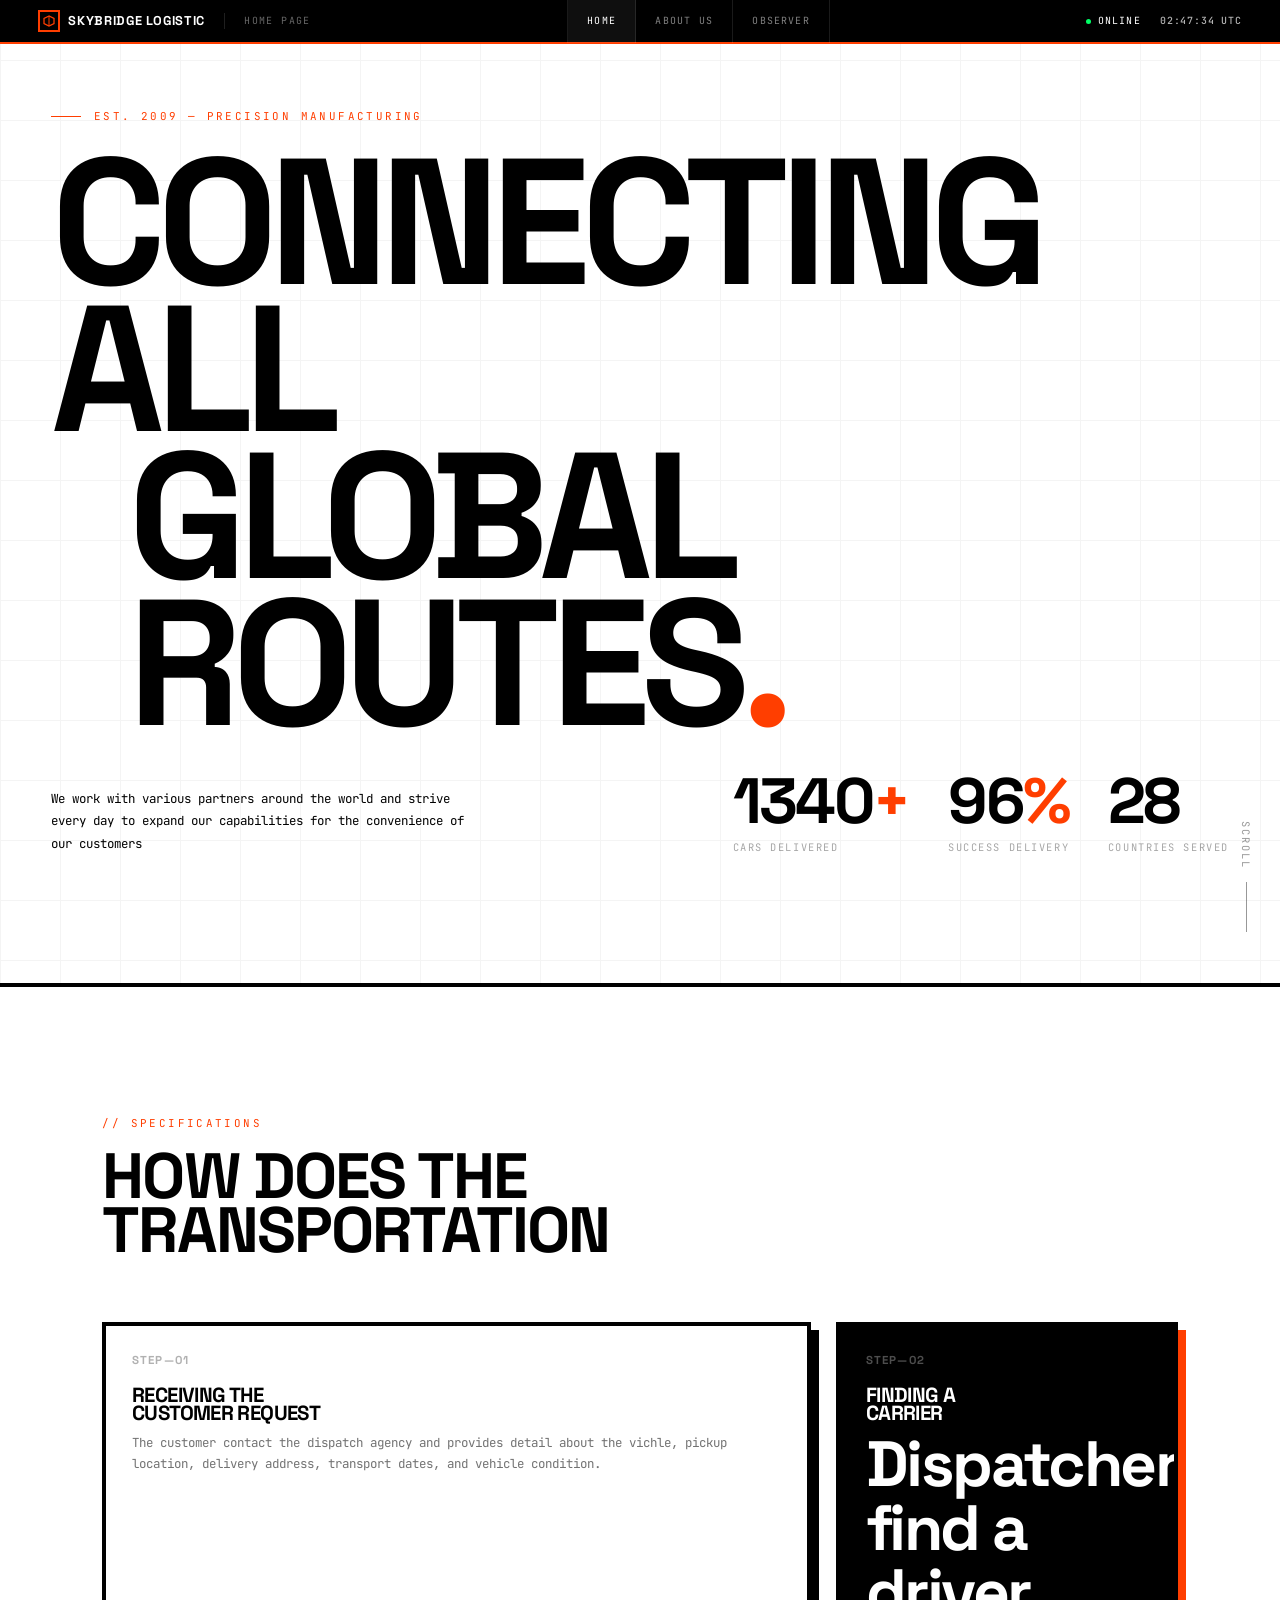
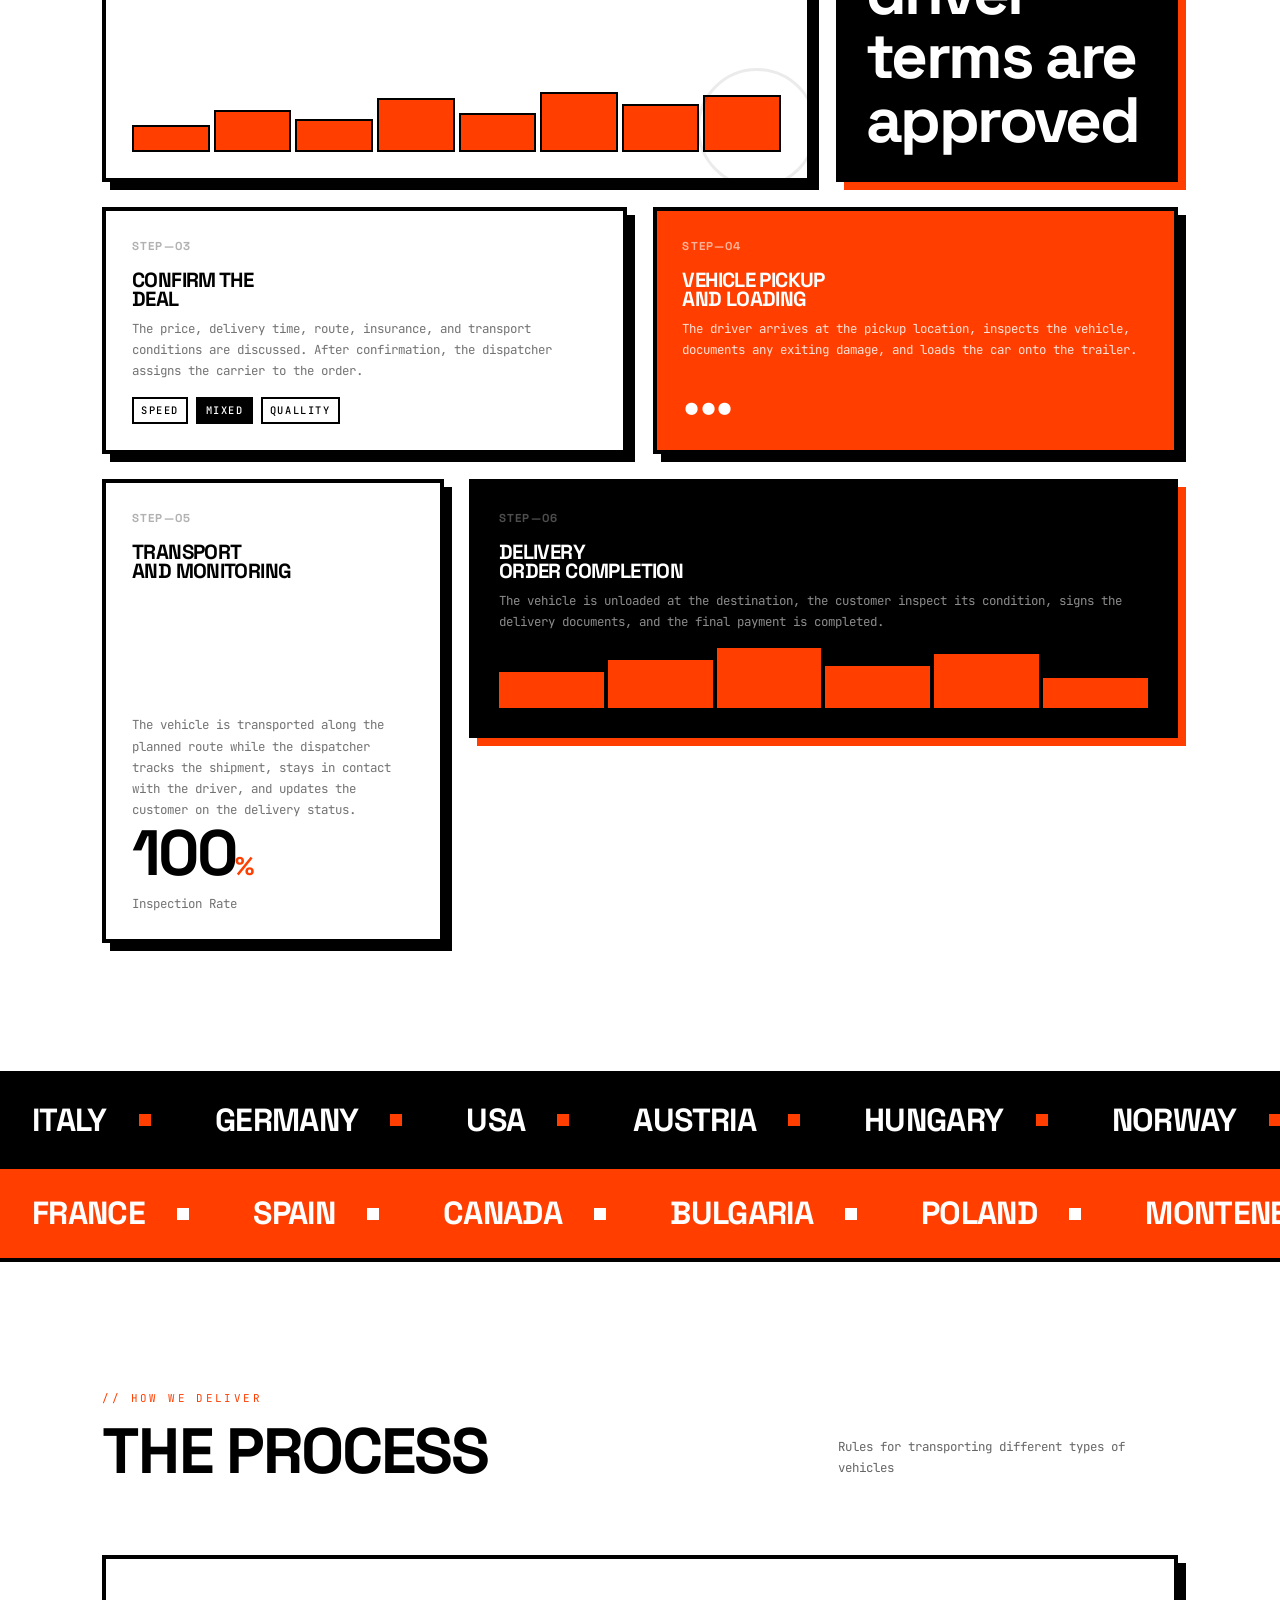
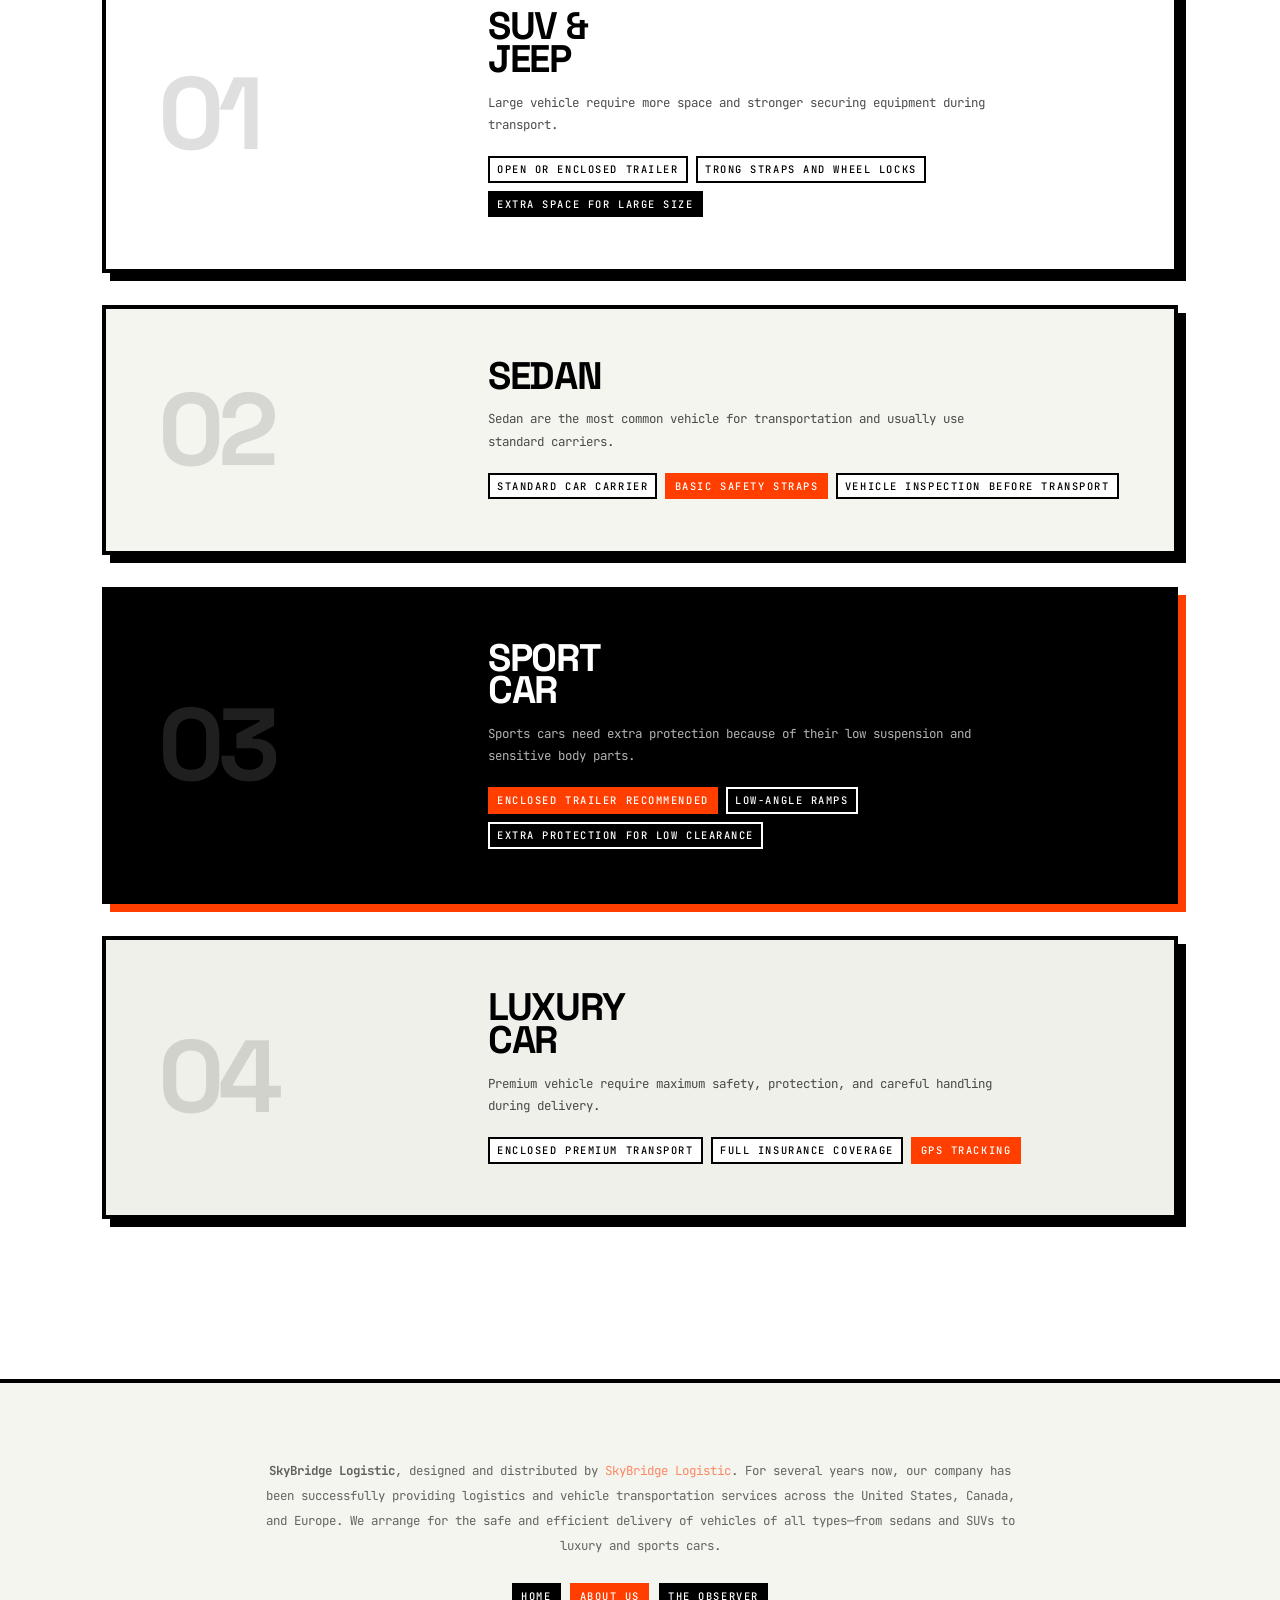
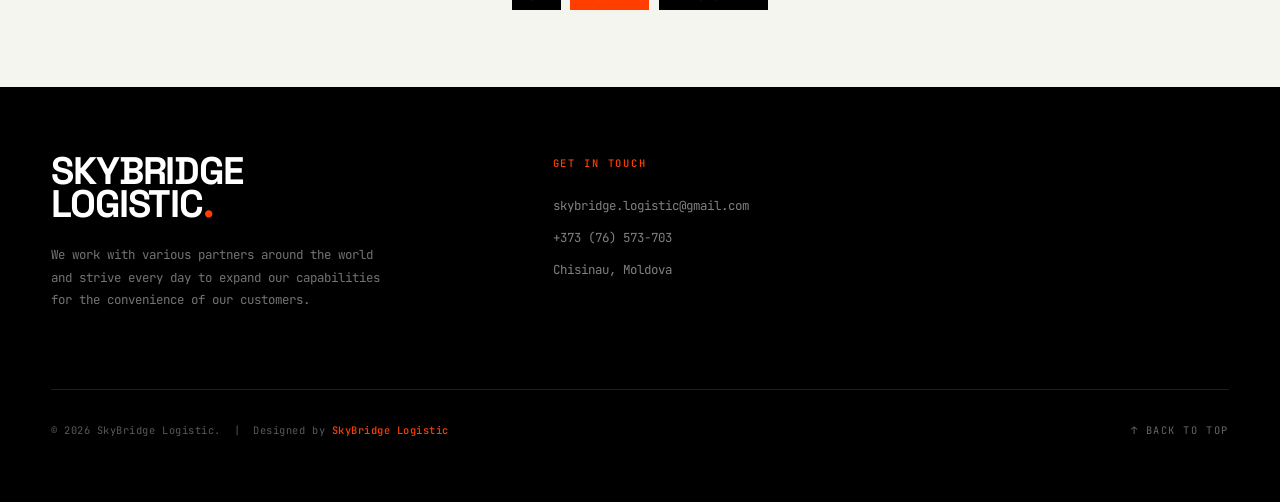
<file: index.html>
<!DOCTYPE html>
<html lang="en">
<head>
<meta charset="UTF-8">
<meta name="viewport" content="width=device-width, initial-scale=1.0">
<title>SkyBridge — Logistic</title>
<meta name="description" content="SkyBridge Logistic - We work with various partners around the world and strive every day to expand our capabilities for the convenience of our customers">
<link rel="preconnect" href="https://fonts.googleapis.com">
<link rel="preconnect" href="https://fonts.gstatic.com" crossorigin>
<link href="https://fonts.googleapis.com/css2?family=JetBrains+Mono:wght@400;500&family=Space+Grotesk:wght@400;700&display=swap" rel="stylesheet">
<link rel="stylesheet" href="css/templatemo-axis-industrial.css">
<link rel="stylesheet" href="css/templatemo-axis-main-page.css">
</head>
<body>

<!-- ====== HEADER ====== -->
<header class="header">
    <div class="header__inner">
        <div class="header__left">
            <a href="index.html" class="header__logo" aria-label="SkyBridge Logistic Home">
                <span class="header__logo-mark">
                    <svg viewBox="0 0 24 24" fill="none" xmlns="http://www.w3.org/2000/svg"><path d="M12 2L2 7V17L12 22L22 17V7L12 2Z" stroke="#FF3E00" stroke-width="2.5"/><line x1="12" y1="2" x2="12" y2="22" stroke="#FF3E00" stroke-width="2"/></svg>
                </span>
                SkyBridge Logistic
            </a>
            <span class="header__sep"></span>
            <span class="header__product">Home Page</span>
        </div>
        <nav class="header__nav" id="headerNav">
            <a href="index.html" class="active">Home</a>
            <a href="about-us.html">About US</a>
            <a href="the-observer.html">Observer</a>
        </nav>
        <div class="header__right">
            <div class="header__status"><span class="header__status-dot"></span><span>Online</span></div>
            <div class="header__clock" id="utcClock">--:--:-- UTC</div>
        </div>
        <button class="header__burger" id="headerBurger" aria-label="Toggle navigation" aria-expanded="false"><span></span><span></span><span></span></button>
    </div>
</header>


<!-- ====== HERO ====== -->
<section class="hero">
    <div class="hero__grid hero__grid--dense" aria-hidden="true"></div>
    <div class="hero__label reveal">Est. 2009 — Precision Manufacturing</div>
    <h1 class="hero__title">
        <span class="line">Connecting all</span>
        <span class="line line--indent">global routes<span class="accent-dot">.</span></span>
    </h1>
    <div class="hero__bottom">
        <p class="hero__desc reveal">We work with various partners around the world and strive every day to expand our capabilities for the convenience of our customers</p>
        <div class="hero__stats reveal">
            <div><div class="hero__stat-num">1340<span class="accent">+</span></div><div class="hero__stat-label">Cars Delivered</div></div>
            <div><div class="hero__stat-num">96<span class="accent">%</span></div><div class="hero__stat-label">Success Delivery</div></div>
            <div><div class="hero__stat-num">28</div><div class="hero__stat-label">Countries Served</div></div>
        </div>
    </div>
    <div class="hero__scroll-cue" aria-hidden="true">Scroll</div>
</section>


<!-- ====== BENTO SPECS ====== -->
<section class="section" id="specs">
    <div class="container">
        <div class="section__header reveal">
            <div class="section__eyebrow">// Specifications</div>
            <h2 class="section__title">How does the<br>Transportation</h2>
        </div>
        <div class="bento__grid">
            <div class="bento-card bento-card--wide reveal">
                <div class="bento-card__number">STEP—01</div>
                <div><h3 class="bento-card__title">Receiving the<br>Customer Request</h3><p class="bento-card__text">The customer contact the dispatch agency and provides detail about the vichle, pickup location, delivery address, transport dates, and vehicle condition.</p></div>
                <div class="bar-chart"><div class="bar-chart__col" style="height:45%"></div><div class="bar-chart__col" style="height:70%"></div><div class="bar-chart__col" style="height:55%"></div><div class="bar-chart__col" style="height:90%"></div><div class="bar-chart__col" style="height:65%"></div><div class="bar-chart__col" style="height:100%"></div><div class="bar-chart__col" style="height:80%"></div><div class="bar-chart__col" style="height:95%"></div></div>
                <div class="bento-card__visual" aria-hidden="true"></div>
            </div>
            <div class="bento-card bento-card--narrow bento-card--dark reveal">
                <div class="bento-card__number">STEP—02</div>
                <h3 class="bento-card__title">Finding a<br>Carrier</h3>
                <div class="bento-card__stat">Dispatcher find a driver terms are approved<span style="font-size:0.4em;opacity:0.5"></span></div>
            </div>
            <div class="bento-card bento-card--mid reveal">
                <div class="bento-card__number">STEP—03</div>
                <div><h3 class="bento-card__title">Confirm the<br>Deal</h3><p class="bento-card__text">The price, delivery time, route, insurance, and transport conditions are discussed. After confirmation, the dispatcher assigns the carrier to the order.</p></div>
                <div style="align-self:end;display:flex;flex-wrap:wrap;gap:0.5rem"><span class="tag">Speed</span><span class="tag tag--filled">Mixed</span><span class="tag">Quallity</span></div>
            </div>
            <div class="bento-card bento-card--mid bento-card--safety reveal">
                <div class="bento-card__number" style="opacity:0.6">STEP—04</div>
                <h3 class="bento-card__title">Vehicle Pickup<br>and Loading</h3>
                <p class="bento-card__text" style="opacity:0.85">The driver arrives at the pickup location, inspects the vehicle, documents any exiting damage, and loads the car onto the trailer.</p>
                <div class="bento-card__stat">...</div>
            </div>
            <div class="bento-card bento-card--narrow bento-card--tall reveal">
                <div class="bento-card__number">STEP—05</div>
                <h3 class="bento-card__title">Transport<br>and Monitoring</h3>
                <p class="bento-card__text">The vehicle is transported along the planned route while the dispatcher tracks the shipment, stays in contact with the driver, and updates the customer on the delivery status.</p>
                <div style="align-self:end"><div class="bento-card__stat">100<span class="accent" style="font-size:0.4em">%</span></div><div class="bento-card__text" style="margin-top:0.5rem">Inspection Rate</div></div>
            </div>
            <div class="bento-card bento-card--wide bento-card--dark reveal">
                <div class="bento-card__number">STEP—06</div>
                <div><h3 class="bento-card__title">Delivery<br>Order Completion</h3><p class="bento-card__text" style="opacity:0.55">The vehicle is unloaded at the destination, the customer inspect its condition, signs the delivery documents, and the final payment is completed.</p></div>
                <div class="bar-chart"><div class="bar-chart__col" style="height:60%"></div><div class="bar-chart__col" style="height:80%"></div><div class="bar-chart__col" style="height:100%"></div><div class="bar-chart__col" style="height:70%"></div><div class="bar-chart__col" style="height:90%"></div><div class="bar-chart__col" style="height:50%"></div></div>
            </div>
        </div>
    </div>
</section>


<!-- ====== TICKER ====== -->
<div class="ticker" aria-hidden="true"><div class="ticker__track"><span class="ticker__item">Italy</span><span class="ticker__item">Germany</span><span class="ticker__item">USA</span><span class="ticker__item">Austria</span><span class="ticker__item">Hungary</span><span class="ticker__item">Norway</span><span class="ticker__item">Finland</span><span class="ticker__item">Sweden</span><span class="ticker__item">Switzerland</span><span class="ticker__item">Ireland</span><span class="ticker__item">Denmark</span><span class="ticker__item">Malta</span><span class="ticker__item">North Macedonia</span><span class="ticker__item">Slovenia</span><span class="ticker__item">Croatia</span><span class="ticker__item">Latvia</span></div></div>
<div class="ticker ticker--reverse ticker--safety" aria-hidden="true"><div class="ticker__track"><span class="ticker__item">France</span><span class="ticker__item">Spain</span><span class="ticker__item">Canada</span><span class="ticker__item">Bulgaria</span><span class="ticker__item">Poland</span><span class="ticker__item">Montenegro</span><span class="ticker__item">Estonia</span><span class="ticker__item">Monaco</span><span class="ticker__item">Greece</span><span class="ticker__item">Cyprus</span><span class="ticker__item">Liechtenstein</span><span class="ticker__item">San Marino</span></div></div>


<!-- ====== THE STACK ====== -->
<section class="section" id="process">
    <div class="container">
        <div class="stack__header reveal">
            <div><div class="section__eyebrow">// How We Deliver</div><h2 class="section__title">The Process</h2></div>
            <p class="stack__subtitle">Rules for transporting different types of vehicles</p>
        </div>
        <div>
            <article class="stack__card reveal"><div class="stack__card-left"><div class="stack__card-step">01</div></div><div class="stack__card-right"><h3 class="stack__card-title">SUV &<br>Jeep</h3><p class="stack__card-text">Large vehicle require more space and stronger securing equipment during transport.</p><div class="stack__card-tags"><span class="tag">Open or enclosed trailer</span><span class="tag">Trong straps and wheel locks</span><span class="tag tag--filled">Extra space for large size</span></div></div></article>
            <article class="stack__card reveal"><div class="stack__card-left"><div class="stack__card-step">02</div></div><div class="stack__card-right"><h3 class="stack__card-title">Sedan<br></h3><p class="stack__card-text">Sedan are the most common vehicle for transportation and usually use standard carriers.</p><div class="stack__card-tags"><span class="tag">Standard car carrier</span><span class="tag tag--safety">Basic safety straps</span><span class="tag">Vehicle inspection before transport</span></div></div></article>
            <article class="stack__card reveal"><div class="stack__card-left"><div class="stack__card-step">03</div></div><div class="stack__card-right"><h3 class="stack__card-title">Sport<br>Car</h3><p class="stack__card-text">Sports cars need extra protection because of their low suspension and sensitive body parts.</p><div class="stack__card-tags"><span class="tag tag--filled">Enclosed trailer recommended</span><span class="tag">Low-angle ramps</span><span class="tag">Extra protection for low clearance</span></div></div></article>
            <article class="stack__card reveal"><div class="stack__card-left"><div class="stack__card-step">04</div></div><div class="stack__card-right"><h3 class="stack__card-title">Luxury<br>Car</h3><p class="stack__card-text">Premium vehicle require maximum safety, protection, and careful handling during delivery.</p><div class="stack__card-tags"><span class="tag">Enclosed premium transport</span><span class="tag">Full insurance coverage</span><span class="tag tag--safety">GPS tracking</span></div></div></article>
        </div>
    </div>
</section>


<!-- ====== ABOUT THIS TEMPLATE ====== -->
<section class="about">
    <div class="about__inner">
        <p class="about__text">
            <strong>SkyBridge Logistic</strong>, designed and distributed by
            <a href="" target="_blank" rel="noopener" style="color:var(--safety)">SkyBridge Logistic</a>.
            For several years now, our company has been successfully providing logistics and vehicle transportation services across the United States, Canada, and Europe. We arrange for the safe and efficient delivery of vehicles of all types—from sedans and SUVs to luxury and sports cars.
        </p>
        <div class="about__links">
            <a href="index.html" class="tag tag--filled">Home</a>
            <a href="about-us.html" class="tag tag--safety">About us</a>
            <a href="the-observer.html" class="tag tag--filled">The Observer</a>
        </div>
    </div>
</section>


<!-- ====== FOOTER ====== -->
<footer class="footer">
    <div class="footer__inner">
        <div class="footer__top">
            <div class="footer__brand">
                <h2 class="font-display footer__brand-name">SkyBridge<br>Logistic<span class="accent">.</span></h2>
                <p class="footer__brand-desc">We work with various partners around the world and strive every day to expand our capabilities for the convenience of our customers.</p>
            </div>
            <div class="footer__col"><div class="footer__col-title">Get in Touch</div><a href="mailto:skybridge.logistic@gmail.com">skybridge.logistic@gmail.com</a><a href="tel:+37376573703">+373 (76) 573-703</a><a href="https://maps.app.goo.gl/ukyN7PU4sukos9fx5">Chisinau, Moldova</a></div>
        </div>
        <div class="footer__bottom">
            <span class="footer__copy">&copy; 2026 SkyBridge Logistic. &nbsp;|&nbsp; Designed by <a href="" target="_blank" rel="nofollow noopener">SkyBridge Logistic</a></span>
            <button class="footer__back-top" id="backToTop" aria-label="Back to top">↑ Back to Top</button>
        </div>
    </div>
</footer>

<script src="js/templatemo-axis-script.js"></script>
</body>
</html>
</file>
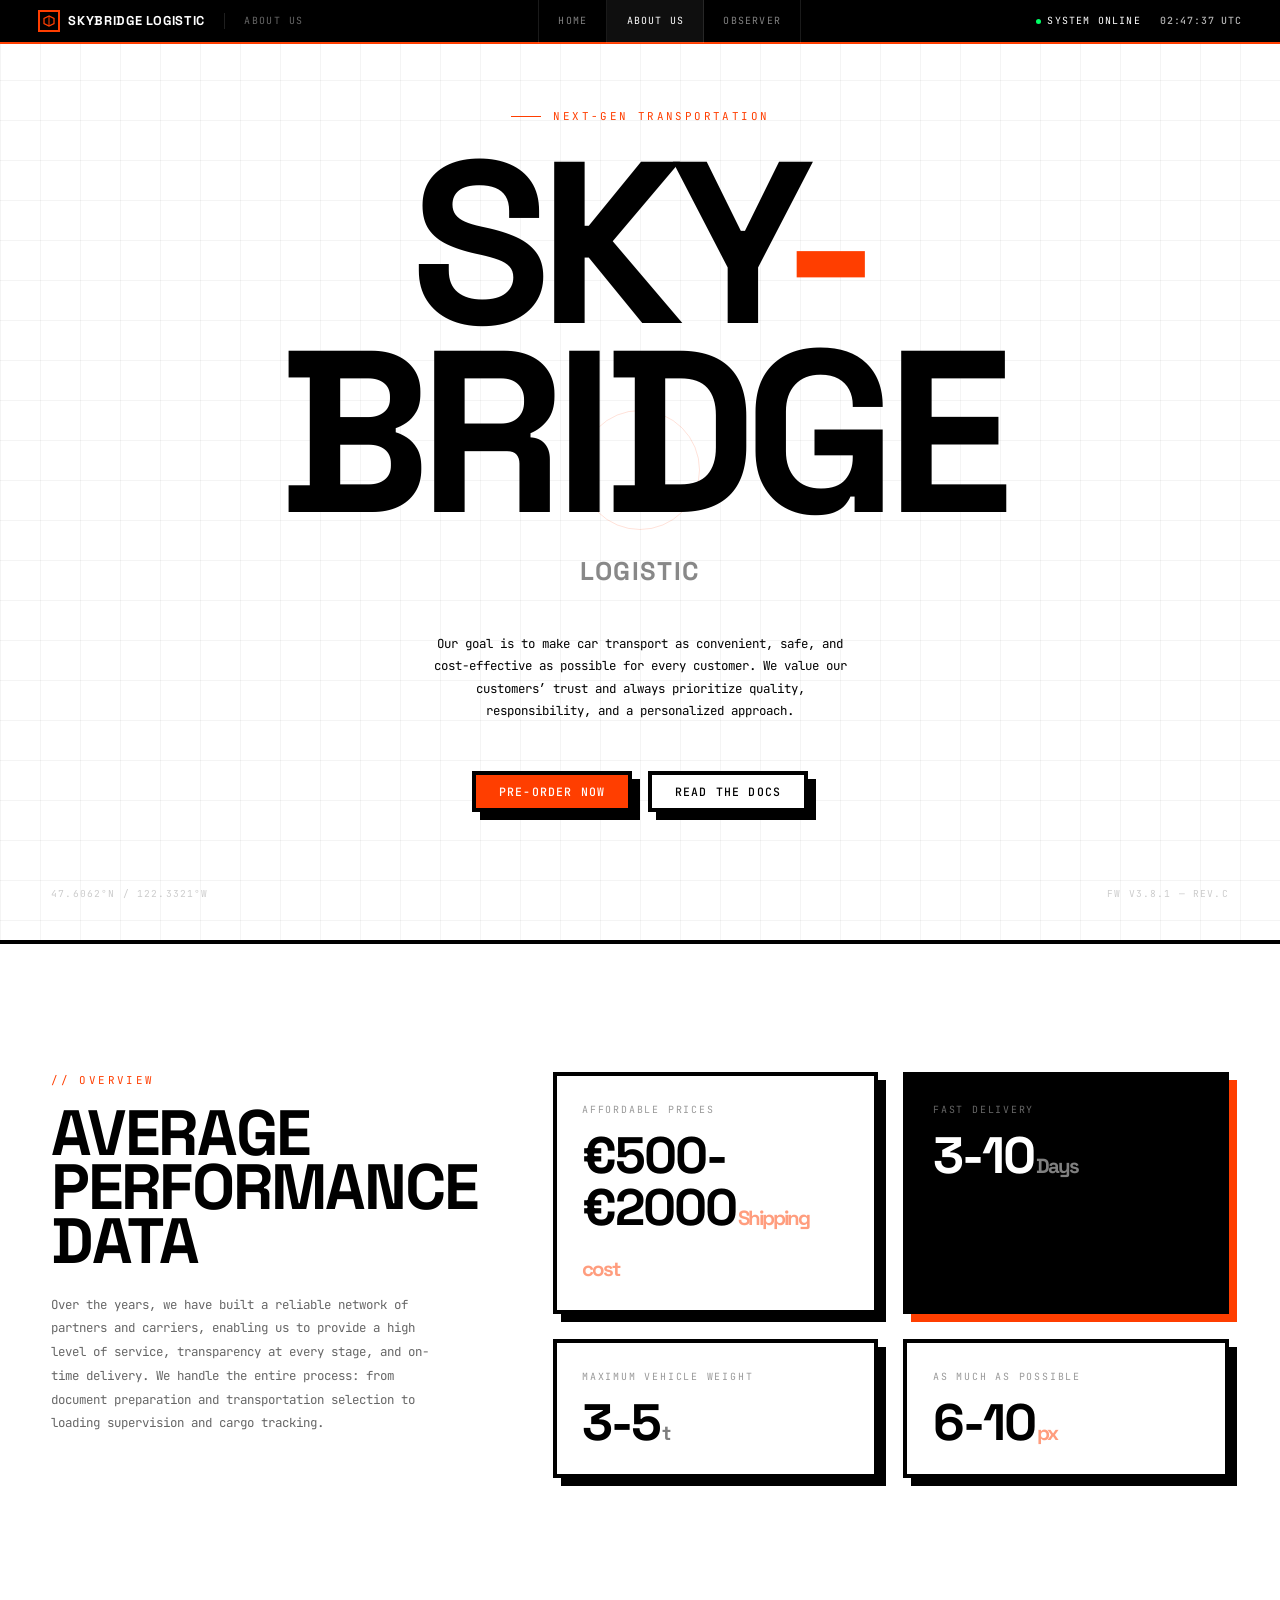
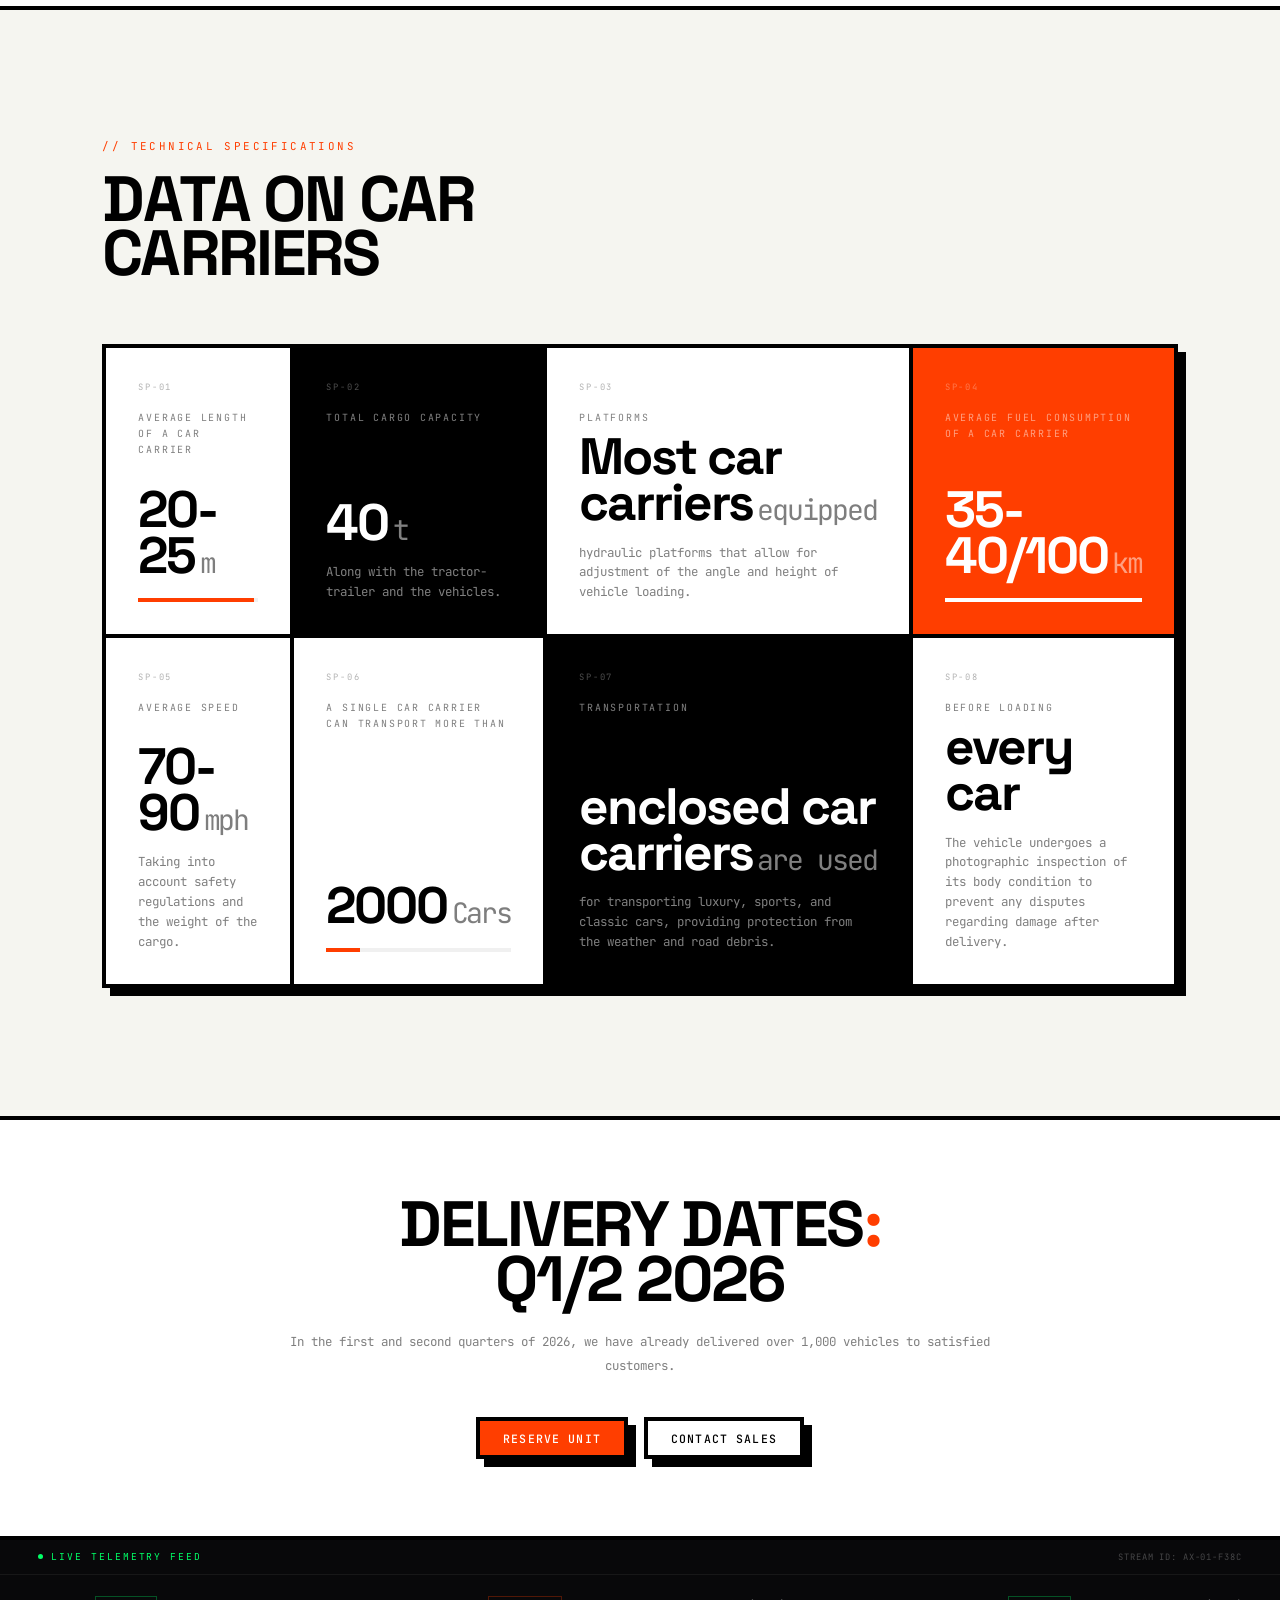
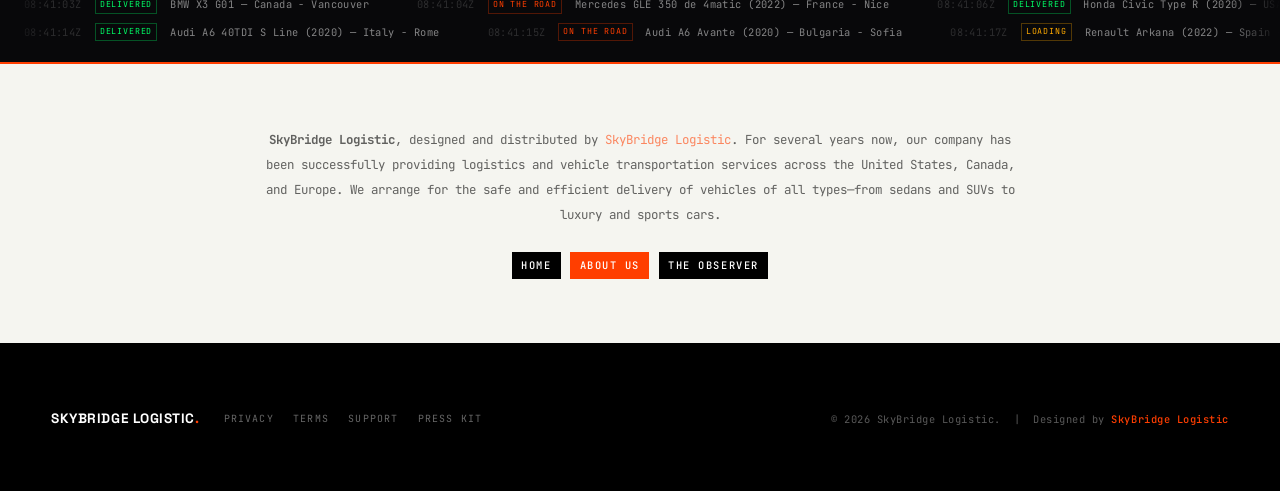
<file: about-us.html>
<!DOCTYPE html>
<html lang="en">
<head>
<meta charset="UTF-8">
<meta name="viewport" content="width=device-width, initial-scale=1.0">
<title>SkyBridge Logistic</title>
<meta name="description" content="SkyBridge Logistic - We work with various partners around the world and strive every day to expand our capabilities for the convenience of our customers">
<link rel="preconnect" href="https://fonts.googleapis.com">
<link rel="preconnect" href="https://fonts.gstatic.com" crossorigin>
<link href="https://fonts.googleapis.com/css2?family=JetBrains+Mono:wght@400;500&family=Space+Grotesk:wght@400;700&display=swap" rel="stylesheet">
<link rel="stylesheet" href="css/templatemo-axis-industrial.css">
<link rel="stylesheet" href="css/templatemo-axis-landing-page.css">
</head>
<body>

<!-- ====== HEADER ====== -->
<header class="header">
    <div class="header__inner">
        <div class="header__left">
            <a href="index.html" class="header__logo" aria-label="SkyBridge Logistic Home">
                <span class="header__logo-mark"><svg viewBox="0 0 24 24" fill="none" xmlns="http://www.w3.org/2000/svg"><path d="M12 2L2 7V17L12 22L22 17V7L12 2Z" stroke="#FF3E00" stroke-width="2.5"/><line x1="12" y1="2" x2="12" y2="22" stroke="#FF3E00" stroke-width="2"/></svg></span>
                SkyBridge Logistic
            </a>
            <span class="header__sep"></span>
            <span class="header__product">About us</span>
        </div>
        <nav class="header__nav" id="headerNav">
            <a href="index.html">Home</a>
            <a href="about-us.html" class="active">About US</a>
            <a href="the-observer.html">Observer</a>
        </nav>
        <div class="header__right">
            <div class="header__status"><span class="header__status-dot"></span><span>System Online</span></div>
            <div class="header__clock" id="utcClock">--:--:-- UTC</div>
        </div>
        <button class="header__burger" id="headerBurger" aria-label="Toggle navigation" aria-expanded="false"><span></span><span></span><span></span></button>
    </div>
</header>


<!-- ====== HERO ====== -->
<section class="hero hero--center hero--product">
    <div class="hero__grid" aria-hidden="true"></div>
    <div class="hero__label reveal">Next-Gen transportation</div>
    <h1 class="hero__title">Sky<span class="accent-dot">-</span>Bridge</h1>
    <p class="hero__subtitle reveal">Logistic</p>
    <p class="hero__desc reveal" style="margin-bottom:3rem">Our goal is to make car transport as convenient, safe, and cost-effective as possible for every customer. We value our customers’ trust and always prioritize quality, responsibility, and a personalized approach.</p>
    <div class="hero__actions reveal">
        <button class="btn btn--primary" onclick="location.href='tel:+37376573703'">Pre-Order Now</button>
        <button class="btn btn--ghost" onclick="location.href='/main/Vehicle_Transport_Policy.pdf'">Read the Docs</button>
    </div>
    <span class="hero__coords" aria-hidden="true">47.6062°N / 122.3321°W</span>
    <span class="hero__version" aria-hidden="true">FW v3.8.1 — Rev.C</span>
</section>


<!-- ====== PRODUCT DETAILS ====== -->
<section class="section" id="overview">
    <div class="details__inner">
        <div class="details__left reveal">
            <div class="section__eyebrow">// Overview</div>
            <h2 class="section__title">Average performance<br>data</h2>
            <p class="details__text" style="margin-top:1.5rem">Over the years, we have built a reliable network of partners and carriers, enabling us to provide a high level of service, transparency at every stage, and on-time delivery. We handle the entire process: from document preparation and transportation selection to loading supervision and cargo tracking.</p>
        </div>
        <div class="details__right">
            <div class="stat-card reveal"><div class="stat-card__label">Affordable prices</div><div class="stat-card__value">€500-€2000<span class="stat-card__unit accent">Shipping cost</span></div></div>
            <div class="stat-card stat-card--dark reveal"><div class="stat-card__label">Fast delivery</div><div class="stat-card__value">3-10<span class="stat-card__unit">Days</span></div></div>
            <div class="stat-card reveal"><div class="stat-card__label">Maximum vehicle weight</div><div class="stat-card__value">3-5<span class="stat-card__unit">t</span></div></div>
            <div class="stat-card reveal"><div class="stat-card__label">As much as possible</div><div class="stat-card__value">6-10<span class="stat-card__unit accent">px</span></div></div>
        </div>
    </div>
</section>


<!-- ====== SPEC GRID ====== -->
<section class="section section--surface" id="specs">
    <div class="container">
        <div class="section__header reveal">
            <div class="section__eyebrow">// Technical Specifications</div>
            <h2 class="section__title">data on car<br>carriers</h2>
        </div>
        <div class="spec-grid reveal">
            <div class="spec-cell"><div><div class="spec-cell__id">SP-01</div><div class="spec-cell__label">Average length of a car carrier</div></div><div><div class="spec-cell__value">20-25<span class="spec-cell__unit">m</span></div><div class="bar-track"><div class="bar-track__fill" style="width:96%"></div></div></div></div>
            <div class="spec-cell spec-cell--dark"><div><div class="spec-cell__id">SP-02</div><div class="spec-cell__label">Total cargo capacity</div></div><div><div class="spec-cell__value">40<span class="spec-cell__unit">t</span></div><div class="spec-cell__note">Along with the tractor-trailer and the vehicles.</div></div></div>
            <div class="spec-cell"><div><div class="spec-cell__id">SP-03</div><div class="spec-cell__label">Platforms</div></div><div><div class="spec-cell__value">Most car carriers<span class="spec-cell__unit">equipped</span></div><div class="spec-cell__note">hydraulic platforms that allow for adjustment of the angle and height of vehicle loading.</div></div></div>
            <div class="spec-cell spec-cell--safety"><div><div class="spec-cell__id">SP-04</div><div class="spec-cell__label">Average fuel consumption of a car carrier</div></div><div><div class="spec-cell__value">35-40/100<span class="spec-cell__unit">km</span></div><div class="bar-track"><div class="bar-track__fill" style="width:100%"></div></div></div></div>
            <div class="spec-cell"><div><div class="spec-cell__id">SP-05</div><div class="spec-cell__label">Average speed</div></div><div><div class="spec-cell__value">70-90<span class="spec-cell__unit">mph</span></div><div class="spec-cell__note">Taking into account safety regulations and the weight of the cargo.</div></div></div>
            <div class="spec-cell"><div><div class="spec-cell__id">SP-06</div><div class="spec-cell__label">A single car carrier can transport more than</div></div><div><div class="spec-cell__value">2000<span class="spec-cell__unit">Cars</span></div><div class="bar-track"><div class="bar-track__fill" style="width:18%"></div></div></div></div>
            <div class="spec-cell spec-cell--dark"><div><div class="spec-cell__id">SP-07</div><div class="spec-cell__label">transportation</div></div><div><div class="spec-cell__value">enclosed car carriers<span class="spec-cell__unit">are used</span></div><div class="spec-cell__note">for transporting luxury, sports, and classic cars, providing protection from the weather and road debris.</div></div></div>
            <div class="spec-cell"><div><div class="spec-cell__id">SP-08</div><div class="spec-cell__label">Before loading</div></div><div><div class="spec-cell__value">every car</div><div class="spec-cell__note">The vehicle undergoes a photographic inspection of its body condition to prevent any disputes regarding damage after delivery.</div></div></div>
        </div>
    </div>
</section>


<!-- ====== CTA ====== -->
<section class="cta-band" id="order">
    <div class="cta-band__inner reveal">
        <h2 class="cta-band__title">Delivery dates<span class="accent">:</span><br>Q1/2 2026</h2>
        <p class="cta-band__text">In the first and second quarters of 2026, we have already delivered over 1,000 vehicles to satisfied customers.</p>
        <div class="cta-band__actions">
            <button class="btn btn--primary" onclick="location.href='mailto:skybridge.logistic@gmail.com'">Reserve Unit</button>
            <button class="btn btn--ghost" onclick="location.href='tel:+37376573703'">Contact Sales</button>
        </div>
    </div>
</section>


<!-- ====== TERMINAL LOG ====== -->
<div class="log" aria-label="System telemetry">
    <div class="log__header">
        <div class="log__header-title">Live Telemetry Feed</div>
        <div class="log__header-status">Stream ID: AX-01-F38C</div>
    </div>
    <div class="log__body">
        <div class="log__track">
            <div class="log__entry"><span class="log__entry-time">08:41:03Z</span><span class="log__entry-tag log-ok">Delivered</span><span class="log__entry-msg">BMW X3 G01 — Canada - Vancouver</span></div>
            <div class="log__entry"><span class="log__entry-time">08:41:04Z</span><span class="log__entry-tag log-sys">On the road</span><span class="log__entry-msg">Mercedes GLE 350 de 4matic (2022) — France - Nice</span></div>
            <div class="log__entry"><span class="log__entry-time">08:41:06Z</span><span class="log__entry-tag log-ok">Delivered</span><span class="log__entry-msg">Honda Civic Type R (2020) — USA - Nevada</span></div>
            <div class="log__entry"><span class="log__entry-time">08:41:08Z</span><span class="log__entry-tag log-warn">Loading</span><span class="log__entry-msg">Honda Clarity Plug-In Hybrid — USA - Arizona</span></div>
            <div class="log__entry"><span class="log__entry-time">08:41:09Z</span><span class="log__entry-tag log-ok">Delivered</span><span class="log__entry-msg">BMW 330i G20 — Spain - Madrid</span></div>
            <div class="log__entry"><span class="log__entry-time">08:41:12Z</span><span class="log__entry-tag log-sys">On the road</span><span class="log__entry-msg">Mercedes e300 4matic 2017 — Canada - Vancouver</span></div>
            <div class="log__entry"><span class="log__entry-time">08:41:03Z</span><span class="log__entry-tag log-ok">Delivered</span><span class="log__entry-msg">Mercedes c204 Coupe — Latvia - Riga</span></div>
            <div class="log__entry"><span class="log__entry-time">08:41:04Z</span><span class="log__entry-tag log-sys">On the road</span><span class="log__entry-msg">BMW M4 Competition G82 — Poland - Warsaw</span></div>
            <div class="log__entry"><span class="log__entry-time">08:41:06Z</span><span class="log__entry-tag log-ok">Delivered</span><span class="log__entry-msg">Mercedes W223 S63 AMG — Finland - Helsinki</span></div>
            <div class="log__entry"><span class="log__entry-time">08:41:08Z</span><span class="log__entry-tag log-warn">Loading</span><span class="log__entry-msg">RAM 1500 TRX (2021) — USA - Florida</span></div>
            <div class="log__entry"><span class="log__entry-time">08:41:09Z</span><span class="log__entry-tag log-ok">Delivered</span><span class="log__entry-msg">Volkswagen Arteon (2021) R Line — Germany - Dresden</span></div>
            <div class="log__entry"><span class="log__entry-time">08:41:12Z</span><span class="log__entry-tag log-sys">On the road</span><span class="log__entry-msg">Audi S7 Sportback (2025) — Switzerland - Bern</span></div>
        </div>
        <div class="log__track log__track--reverse">
            <div class="log__entry"><span class="log__entry-time">08:41:14Z</span><span class="log__entry-tag log-ok">Delivered</span><span class="log__entry-msg">Audi A6 40TDI S Line (2020) — Italy - Rome</span></div>
            <div class="log__entry"><span class="log__entry-time">08:41:15Z</span><span class="log__entry-tag log-sys">On the road</span><span class="log__entry-msg">Audi A6 Avante (2020) — Bulgaria - Sofia</span></div>
            <div class="log__entry"><span class="log__entry-time">08:41:17Z</span><span class="log__entry-tag log-warn">Loading</span><span class="log__entry-msg">Renault Arkana (2022) — Spain - Barcelona</span></div>
            <div class="log__entry"><span class="log__entry-time">08:41:19Z</span><span class="log__entry-tag log-ok">Delivered</span><span class="log__entry-msg">Kia Stinger (2023) GT2 — USA - Colorado</span></div>
            <div class="log__entry"><span class="log__entry-time">08:41:21Z</span><span class="log__entry-tag log-ok">Delivered</span><span class="log__entry-msg">Porsche 911 GT3 RS — USA - Atlanta</span></div>
            <div class="log__entry"><span class="log__entry-time">08:41:14Z</span><span class="log__entry-tag log-ok">Delivered</span><span class="log__entry-msg">Porsche Taycan Turbo S — France - Paris</span></div>
            <div class="log__entry"><span class="log__entry-time">08:41:15Z</span><span class="log__entry-tag log-sys">On the road</span><span class="log__entry-msg">Volvo S90 (2018) T6 — Canada - Alberta</span></div>
            <div class="log__entry"><span class="log__entry-time">08:41:17Z</span><span class="log__entry-tag log-warn">Loading</span><span class="log__entry-msg">Toyota Rav4 (2024) — Poland - Warsaw</span></div>
            <div class="log__entry"><span class="log__entry-time">08:41:19Z</span><span class="log__entry-tag log-ok">Delivered</span><span class="log__entry-msg">Land Rover Range Rover Sport (2024) — Lithuania - Vilnius</span></div>
            <div class="log__entry"><span class="log__entry-time">08:41:21Z</span><span class="log__entry-tag log-ok">Delivered</span><span class="log__entry-msg">Lexus LC 500 — Montenegro - Podgorica</span></div>
        </div>
    </div>
</div>


<!-- ====== ABOUT THIS TEMPLATE ====== -->
<section class="about">
    <div class="about__inner">
        <p class="about__text">
            <strong>SkyBridge Logistic</strong>, designed and distributed by
            <a href="" target="_blank" rel="noopener" style="color:var(--safety)">SkyBridge Logistic</a>.
            For several years now, our company has been successfully providing logistics and vehicle transportation services across the United States, Canada, and Europe. We arrange for the safe and efficient delivery of vehicles of all types—from sedans and SUVs to luxury and sports cars.
        </p>
        <div class="about__links">
            <a href="index.html" class="tag tag--filled">Home</a>
            <a href="about-us.html" class="tag tag--safety">About us</a>
            <a href="the-observer.html" class="tag tag--filled">The Observer</a>
        </div>
    </div>
</section>


<!-- ====== FOOTER ====== -->
<footer class="footer footer--compact">
    <div class="footer__inner">
        <div class="footer__left">
            <span class="footer__logo font-display">SkyBridge Logistic<span class="accent">.</span></span>
            <div class="footer__links"><a href="/main/SkyBridge_Logistics_Privacy_Policy.pdf">Privacy</a><a href="/main/SkyBridge_Logistics_Terms_and_Conditions.pdf">Terms</a><a href="mailto:skybridge.logistic@gmail.com">Support</a><a href="/main/SkyBridge_Logistics_Press_Kit.pdf">Press Kit</a></div>
        </div>
        <span class="footer__copy">&copy; 2026 SkyBridge Logistic. &nbsp;|&nbsp; Designed by <a href="" target="_blank" rel="nofollow noopener">SkyBridge Logistic</a></span>
    </div>
</footer>

<script src="js/templatemo-axis-script.js"></script>
</body>
</html>
</file>
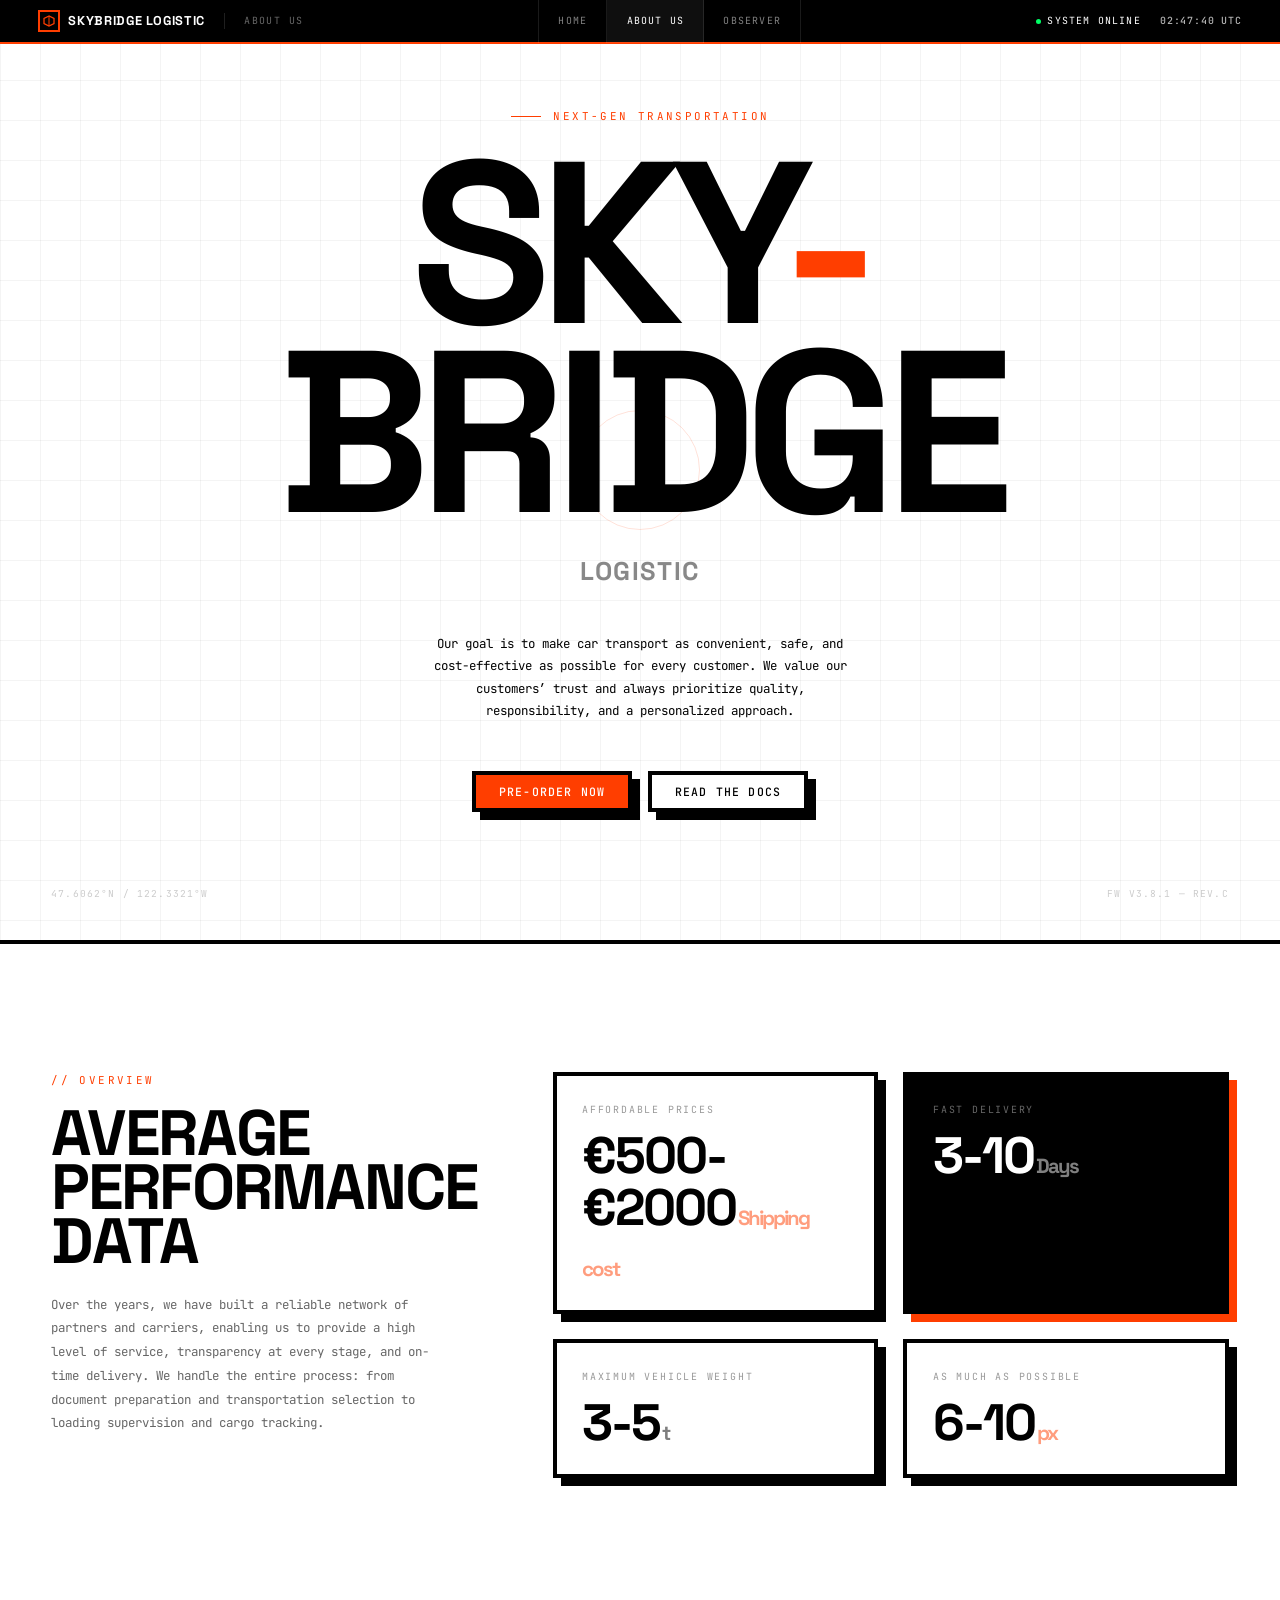
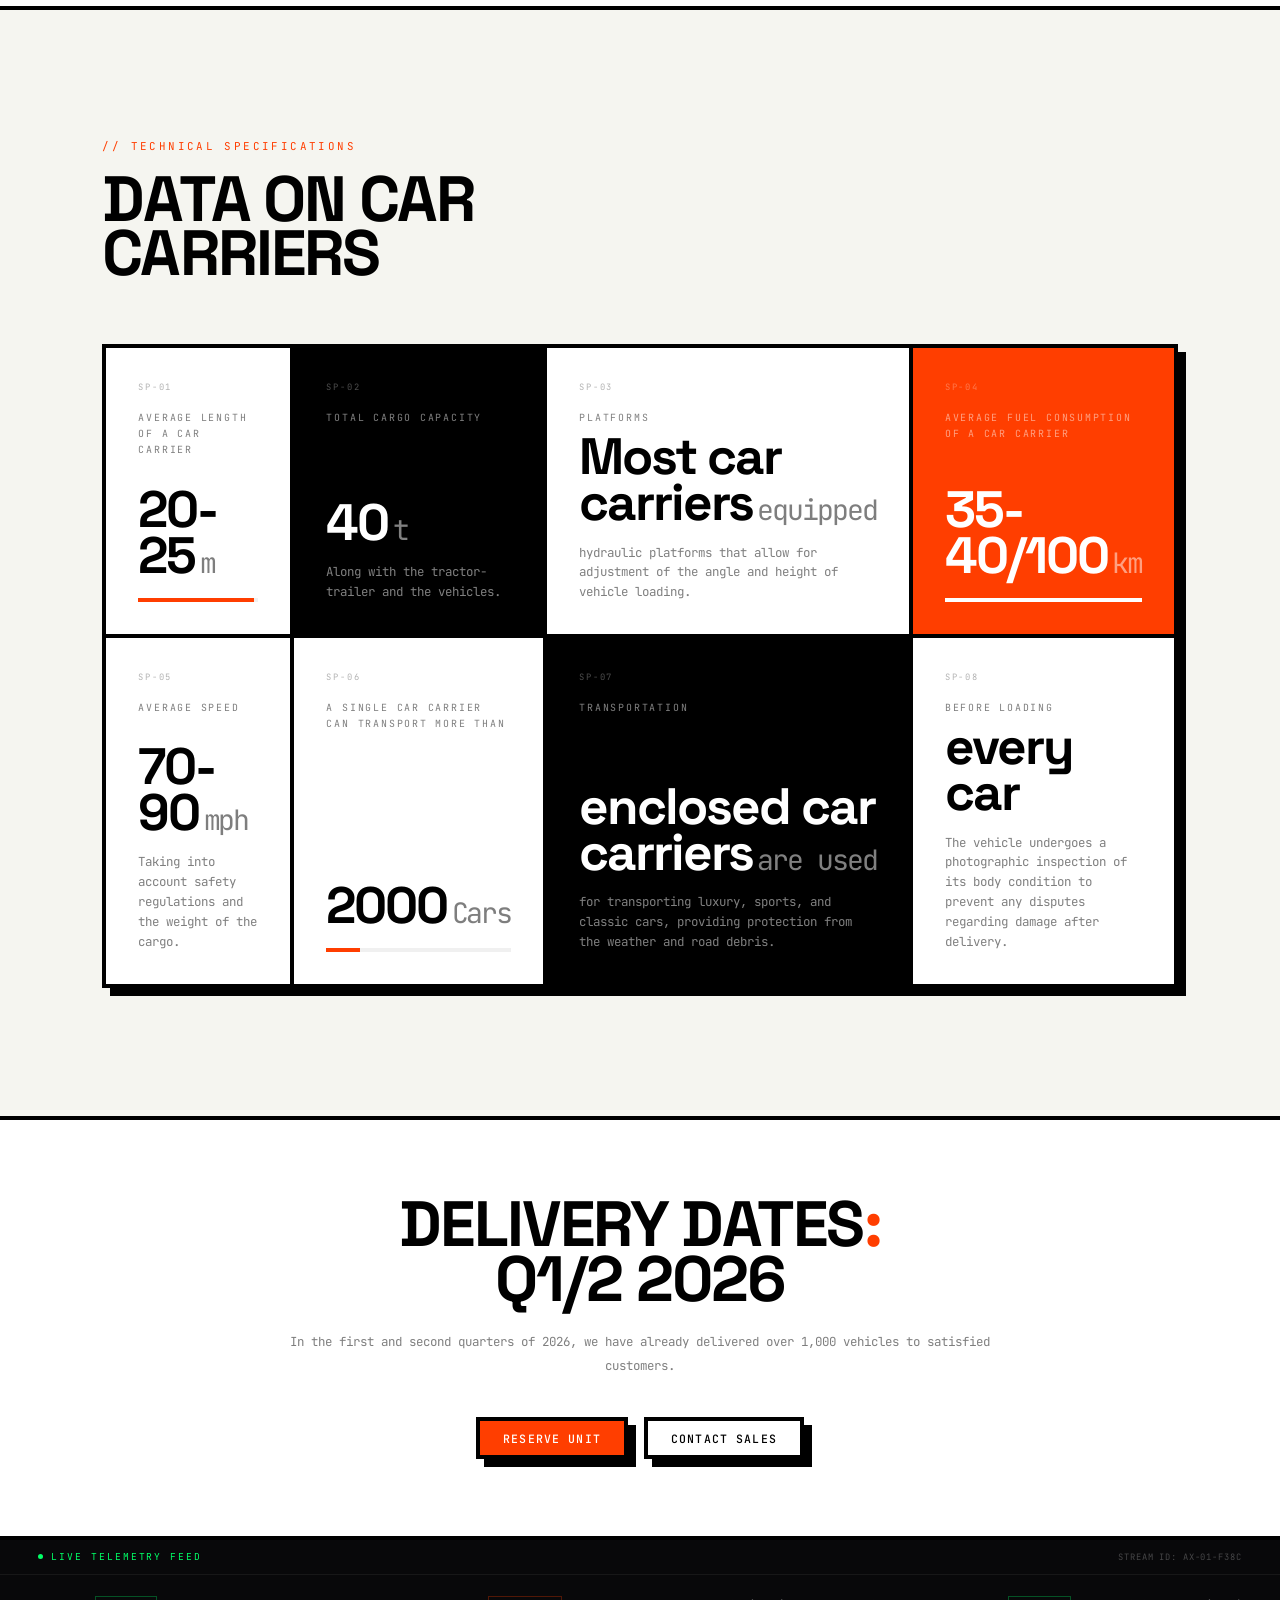
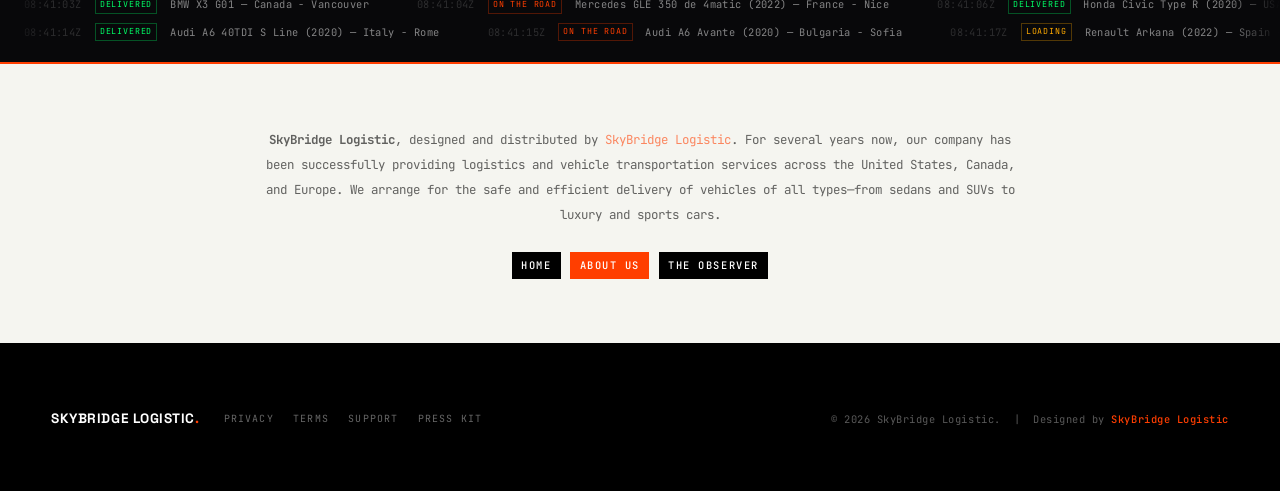
<file: landing-page.html>
<!DOCTYPE html>
<html lang="en">
<head>
<meta charset="UTF-8">
<meta name="viewport" content="width=device-width, initial-scale=1.0">
<title>SkyBridge Logistic</title>
<meta name="description" content="AXIS-01 Neural Link. Sub-millisecond latency. Titanium-grade construction. The hardware interface built for zero-compromise environments.">
<link rel="preconnect" href="https://fonts.googleapis.com">
<link rel="preconnect" href="https://fonts.gstatic.com" crossorigin>
<link href="https://fonts.googleapis.com/css2?family=JetBrains+Mono:wght@400;500&family=Space+Grotesk:wght@400;700&display=swap" rel="stylesheet">
<link rel="stylesheet" href="css/templatemo-axis-industrial.css">
<link rel="stylesheet" href="css/templatemo-axis-landing-page.css">
</head>
<body>

<!-- ====== HEADER ====== -->
<header class="header">
    <div class="header__inner">
        <div class="header__left">
            <a href="index.html" class="header__logo" aria-label="Axis Industrial Home">
                <span class="header__logo-mark"><svg viewBox="0 0 24 24" fill="none" xmlns="http://www.w3.org/2000/svg"><path d="M12 2L2 7V17L12 22L22 17V7L12 2Z" stroke="#FF3E00" stroke-width="2.5"/><line x1="12" y1="2" x2="12" y2="22" stroke="#FF3E00" stroke-width="2"/></svg></span>
                SkyBridge Logistic
            </a>
            <span class="header__sep"></span>
            <span class="header__product">About us</span>
        </div>
        <nav class="header__nav" id="headerNav">
            <a href="index.html">Home</a>
            <a href="landing-page.html" class="active">About US</a>
            <a href="the-observer.html">Observer</a>
        </nav>
        <div class="header__right">
            <div class="header__status"><span class="header__status-dot"></span><span>System Online</span></div>
            <div class="header__clock" id="utcClock">--:--:-- UTC</div>
        </div>
        <button class="header__burger" id="headerBurger" aria-label="Toggle navigation" aria-expanded="false"><span></span><span></span><span></span></button>
    </div>
</header>


<!-- ====== HERO ====== -->
<section class="hero hero--center hero--product">
    <div class="hero__grid" aria-hidden="true"></div>
    <div class="hero__label reveal">Next-Gen transportation</div>
    <h1 class="hero__title">Sky<span class="accent-dot">-</span>Bridge</h1>
    <p class="hero__subtitle reveal">Logistic</p>
    <p class="hero__desc reveal" style="margin-bottom:3rem">Our goal is to make car transport as convenient, safe, and cost-effective as possible for every customer. We value our customers’ trust and always prioritize quality, responsibility, and a personalized approach.</p>
    <div class="hero__actions reveal">
        <button class="btn btn--primary">Pre-Order Now</button>
        <button class="btn btn--ghost">Read the Docs</button>
    </div>
    <span class="hero__coords" aria-hidden="true">47.6062°N / 122.3321°W</span>
    <span class="hero__version" aria-hidden="true">FW v3.8.1 — Rev.C</span>
</section>


<!-- ====== PRODUCT DETAILS ====== -->
<section class="section" id="overview">
    <div class="details__inner">
        <div class="details__left reveal">
            <div class="section__eyebrow">// Overview</div>
            <h2 class="section__title">Average performance<br>data</h2>
            <p class="details__text" style="margin-top:1.5rem">Over the years, we have built a reliable network of partners and carriers, enabling us to provide a high level of service, transparency at every stage, and on-time delivery. We handle the entire process: from document preparation and transportation selection to loading supervision and cargo tracking.</p>
        </div>
        <div class="details__right">
            <div class="stat-card reveal"><div class="stat-card__label">Affordable prices</div><div class="stat-card__value">€500-€2000<span class="stat-card__unit accent">Shipping cost</span></div></div>
            <div class="stat-card stat-card--dark reveal"><div class="stat-card__label">Fast delivery</div><div class="stat-card__value">3-10<span class="stat-card__unit">Days</span></div></div>
            <div class="stat-card reveal"><div class="stat-card__label">Maximum vehicle weight</div><div class="stat-card__value">3-5<span class="stat-card__unit">t</span></div></div>
            <div class="stat-card reveal"><div class="stat-card__label">As much as possible</div><div class="stat-card__value">6-10<span class="stat-card__unit accent">px</span></div></div>
        </div>
    </div>
</section>


<!-- ====== SPEC GRID ====== -->
<section class="section section--surface" id="specs">
    <div class="container">
        <div class="section__header reveal">
            <div class="section__eyebrow">// Technical Specifications</div>
            <h2 class="section__title">data on car<br>carriers</h2>
        </div>
        <div class="spec-grid reveal">
            <div class="spec-cell"><div><div class="spec-cell__id">SP-01</div><div class="spec-cell__label">Average length of a car carrier</div></div><div><div class="spec-cell__value">20-25<span class="spec-cell__unit">m</span></div><div class="bar-track"><div class="bar-track__fill" style="width:96%"></div></div></div></div>
            <div class="spec-cell spec-cell--dark"><div><div class="spec-cell__id">SP-02</div><div class="spec-cell__label">Total cargo capacity</div></div><div><div class="spec-cell__value">40<span class="spec-cell__unit">t</span></div><div class="spec-cell__note">Along with the tractor-trailer and the vehicles.</div></div></div>
            <div class="spec-cell"><div><div class="spec-cell__id">SP-03</div><div class="spec-cell__label">Platforms</div></div><div><div class="spec-cell__value">Most car carriers<span class="spec-cell__unit">equipped</span></div><div class="spec-cell__note">hydraulic platforms that allow for adjustment of the angle and height of vehicle loading.</div></div></div>
            <div class="spec-cell spec-cell--safety"><div><div class="spec-cell__id">SP-04</div><div class="spec-cell__label">Average fuel consumption of a car carrier</div></div><div><div class="spec-cell__value">35-40/100<span class="spec-cell__unit">km</span></div><div class="bar-track"><div class="bar-track__fill" style="width:100%"></div></div></div></div>
            <div class="spec-cell"><div><div class="spec-cell__id">SP-05</div><div class="spec-cell__label">Average speed</div></div><div><div class="spec-cell__value">70-90<span class="spec-cell__unit">mph</span></div><div class="spec-cell__note">Taking into account safety regulations and the weight of the cargo.</div></div></div>
            <div class="spec-cell"><div><div class="spec-cell__id">SP-06</div><div class="spec-cell__label">A single car carrier can transport more than</div></div><div><div class="spec-cell__value">2000<span class="spec-cell__unit">Cars</span></div><div class="bar-track"><div class="bar-track__fill" style="width:18%"></div></div></div></div>
            <div class="spec-cell spec-cell--dark"><div><div class="spec-cell__id">SP-07</div><div class="spec-cell__label">transportation</div></div><div><div class="spec-cell__value">enclosed car carriers<span class="spec-cell__unit">are used</span></div><div class="spec-cell__note">for transporting luxury, sports, and classic cars, providing protection from the weather and road debris.</div></div></div>
            <div class="spec-cell"><div><div class="spec-cell__id">SP-08</div><div class="spec-cell__label">Before loading</div></div><div><div class="spec-cell__value">every car</div><div class="spec-cell__note">The vehicle undergoes a photographic inspection of its body condition to prevent any disputes regarding damage after delivery.</div></div></div>
        </div>
    </div>
</section>


<!-- ====== CTA ====== -->
<section class="cta-band" id="order">
    <div class="cta-band__inner reveal">
        <h2 class="cta-band__title">Delivery dates<span class="accent">:</span><br>Q1/2 2026</h2>
        <p class="cta-band__text">In the first and second quarters of 2026, we have already delivered over 1,000 vehicles to satisfied customers.</p>
        <div class="cta-band__actions">
            <button class="btn btn--primary">Reserve Unit</button>
            <button class="btn btn--ghost">Contact Sales</button>
        </div>
    </div>
</section>


<!-- ====== TERMINAL LOG ====== -->
<div class="log" aria-label="System telemetry">
    <div class="log__header">
        <div class="log__header-title">Live Telemetry Feed</div>
        <div class="log__header-status">Stream ID: AX-01-F38C</div>
    </div>
    <div class="log__body">
        <div class="log__track">
            <div class="log__entry"><span class="log__entry-time">08:41:03Z</span><span class="log__entry-tag log-ok">Delivered</span><span class="log__entry-msg">BMW X3 G01 — Canada - Vancouver</span></div>
            <div class="log__entry"><span class="log__entry-time">08:41:04Z</span><span class="log__entry-tag log-sys">On the road</span><span class="log__entry-msg">Mercedes GLE 350 de 4matic (2022) — France - Nice</span></div>
            <div class="log__entry"><span class="log__entry-time">08:41:06Z</span><span class="log__entry-tag log-ok">Delivered</span><span class="log__entry-msg">Honda Civic Type R (2020) — USA - Nevada</span></div>
            <div class="log__entry"><span class="log__entry-time">08:41:08Z</span><span class="log__entry-tag log-warn">Loading</span><span class="log__entry-msg">Honda Clarity Plug-In Hybrid — USA - Arizona</span></div>
            <div class="log__entry"><span class="log__entry-time">08:41:09Z</span><span class="log__entry-tag log-ok">Delivered</span><span class="log__entry-msg">BMW 330i G20 — Spain - Madrid</span></div>
            <div class="log__entry"><span class="log__entry-time">08:41:12Z</span><span class="log__entry-tag log-sys">On the road</span><span class="log__entry-msg">Mercedes e300 4matic 2017 — Canada - Vancouver</span></div>
            <div class="log__entry"><span class="log__entry-time">08:41:03Z</span><span class="log__entry-tag log-ok">Delivered</span><span class="log__entry-msg">Mercedes c204 Coupe — Latvia - Riga</span></div>
            <div class="log__entry"><span class="log__entry-time">08:41:04Z</span><span class="log__entry-tag log-sys">On the road</span><span class="log__entry-msg">BMW M4 Competition G82 — Poland - Warsaw</span></div>
            <div class="log__entry"><span class="log__entry-time">08:41:06Z</span><span class="log__entry-tag log-ok">Delivered</span><span class="log__entry-msg">Mercedes W223 S63 AMG — Finland - Helsinki</span></div>
            <div class="log__entry"><span class="log__entry-time">08:41:08Z</span><span class="log__entry-tag log-warn">Loading</span><span class="log__entry-msg">RAM 1500 TRX (2021) — USA - Florida</span></div>
            <div class="log__entry"><span class="log__entry-time">08:41:09Z</span><span class="log__entry-tag log-ok">Delivered</span><span class="log__entry-msg">Volkswagen Arteon (2021) R Line — Germany - Dresden</span></div>
            <div class="log__entry"><span class="log__entry-time">08:41:12Z</span><span class="log__entry-tag log-sys">On the road</span><span class="log__entry-msg">Audi S7 Sportback (2025) — Switzerland - Bern</span></div>
        </div>
        <div class="log__track log__track--reverse">
            <div class="log__entry"><span class="log__entry-time">08:41:14Z</span><span class="log__entry-tag log-ok">Delivered</span><span class="log__entry-msg">Audi A6 40TDI S Line (2020) — Italy - Rome</span></div>
            <div class="log__entry"><span class="log__entry-time">08:41:15Z</span><span class="log__entry-tag log-sys">On the road</span><span class="log__entry-msg">Audi A6 Avante (2020) — Bulgaria - Sofia</span></div>
            <div class="log__entry"><span class="log__entry-time">08:41:17Z</span><span class="log__entry-tag log-warn">Loading</span><span class="log__entry-msg">Renault Arkana (2022) — Spain - Barcelona</span></div>
            <div class="log__entry"><span class="log__entry-time">08:41:19Z</span><span class="log__entry-tag log-ok">Delivered</span><span class="log__entry-msg">Kia Stinger (2023) GT2 — USA - Colorado</span></div>
            <div class="log__entry"><span class="log__entry-time">08:41:21Z</span><span class="log__entry-tag log-ok">Delivered</span><span class="log__entry-msg">Porsche 911 GT3 RS — USA - Atlanta</span></div>
            <div class="log__entry"><span class="log__entry-time">08:41:14Z</span><span class="log__entry-tag log-ok">Delivered</span><span class="log__entry-msg">Porsche Taycan Turbo S — France - Paris</span></div>
            <div class="log__entry"><span class="log__entry-time">08:41:15Z</span><span class="log__entry-tag log-sys">On the road</span><span class="log__entry-msg">Volvo S90 (2018) T6 — Canada - Alberta</span></div>
            <div class="log__entry"><span class="log__entry-time">08:41:17Z</span><span class="log__entry-tag log-warn">Loading</span><span class="log__entry-msg">Toyota Rav4 (2024) — Poland - Warsaw</span></div>
            <div class="log__entry"><span class="log__entry-time">08:41:19Z</span><span class="log__entry-tag log-ok">Delivered</span><span class="log__entry-msg">Land Rover Range Rover Sport (2024) — Lithuania - Vilnius</span></div>
            <div class="log__entry"><span class="log__entry-time">08:41:21Z</span><span class="log__entry-tag log-ok">Delivered</span><span class="log__entry-msg">Lexus LC 500 — Montenegro - Podgorica</span></div>
        </div>
    </div>
</div>


<!-- ====== ABOUT THIS TEMPLATE ====== -->
<section class="about">
    <div class="about__inner">
        <p class="about__text">
            <strong>SkyBridge Logistic</strong>, designed and distributed by
            <a href="" target="_blank" rel="noopener" style="color:var(--safety)">SkyBridge Logistic</a>.
            For several years now, our company has been successfully providing logistics and vehicle transportation services across the United States, Canada, and Europe. We arrange for the safe and efficient delivery of vehicles of all types—from sedans and SUVs to luxury and sports cars.
        </p>
        <div class="about__links">
            <a href="index.html" class="tag tag--filled">Home</a>
            <a href="landing-page.html" class="tag tag--safety">About us</a>
            <a href="the-observer.html" class="tag tag--filled">The Observer</a>
        </div>
    </div>
</section>


<!-- ====== FOOTER ====== -->
<footer class="footer footer--compact">
    <div class="footer__inner">
        <div class="footer__left">
            <span class="footer__logo font-display">SkyBridge Logistic<span class="accent">.</span></span>
            <div class="footer__links"><a href="#">Privacy</a><a href="#">Terms</a><a href="#">Support</a><a href="#">Press Kit</a></div>
        </div>
        <span class="footer__copy">&copy; 2026 SkyBridge Logistic. &nbsp;|&nbsp; Designed by <a href="" target="_blank" rel="nofollow noopener">SkyBridge Logistic</a></span>
    </div>
</footer>

<script src="js/templatemo-axis-script.js"></script>
</body>
</html>
</file>
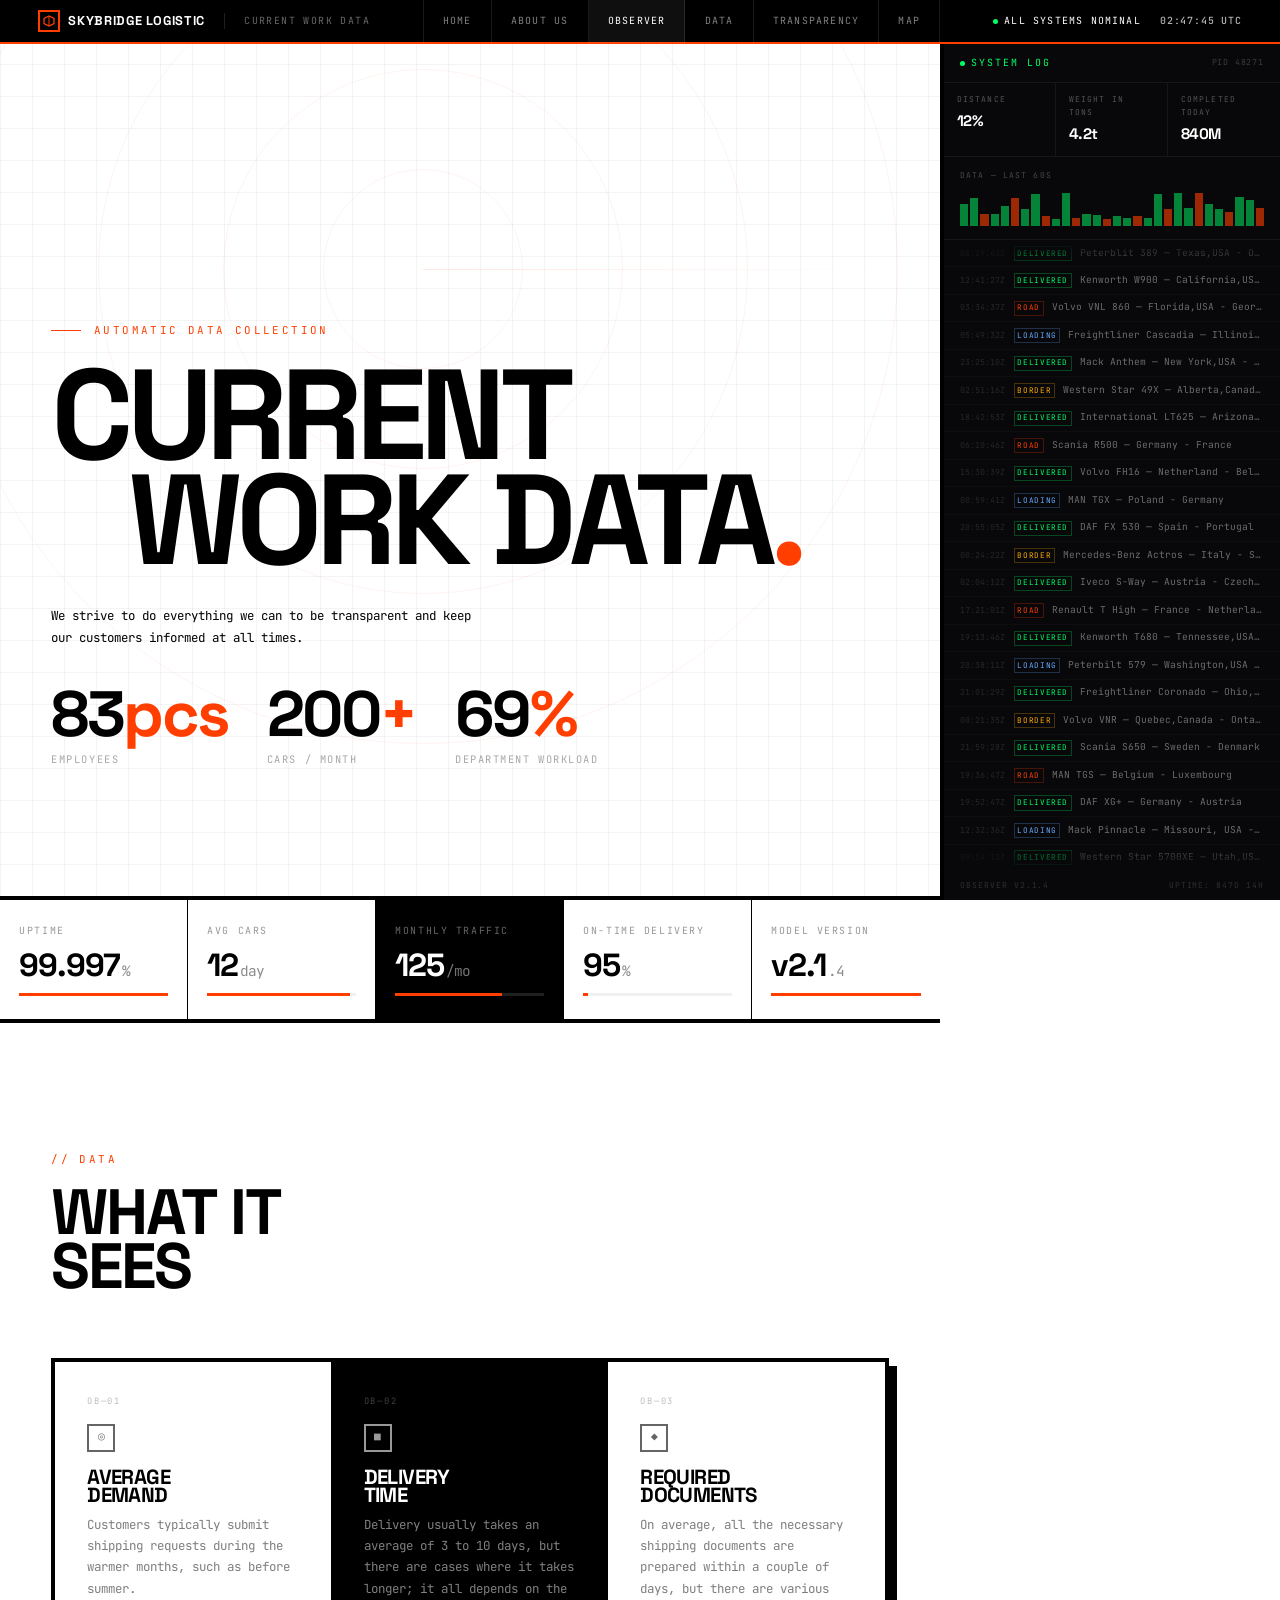
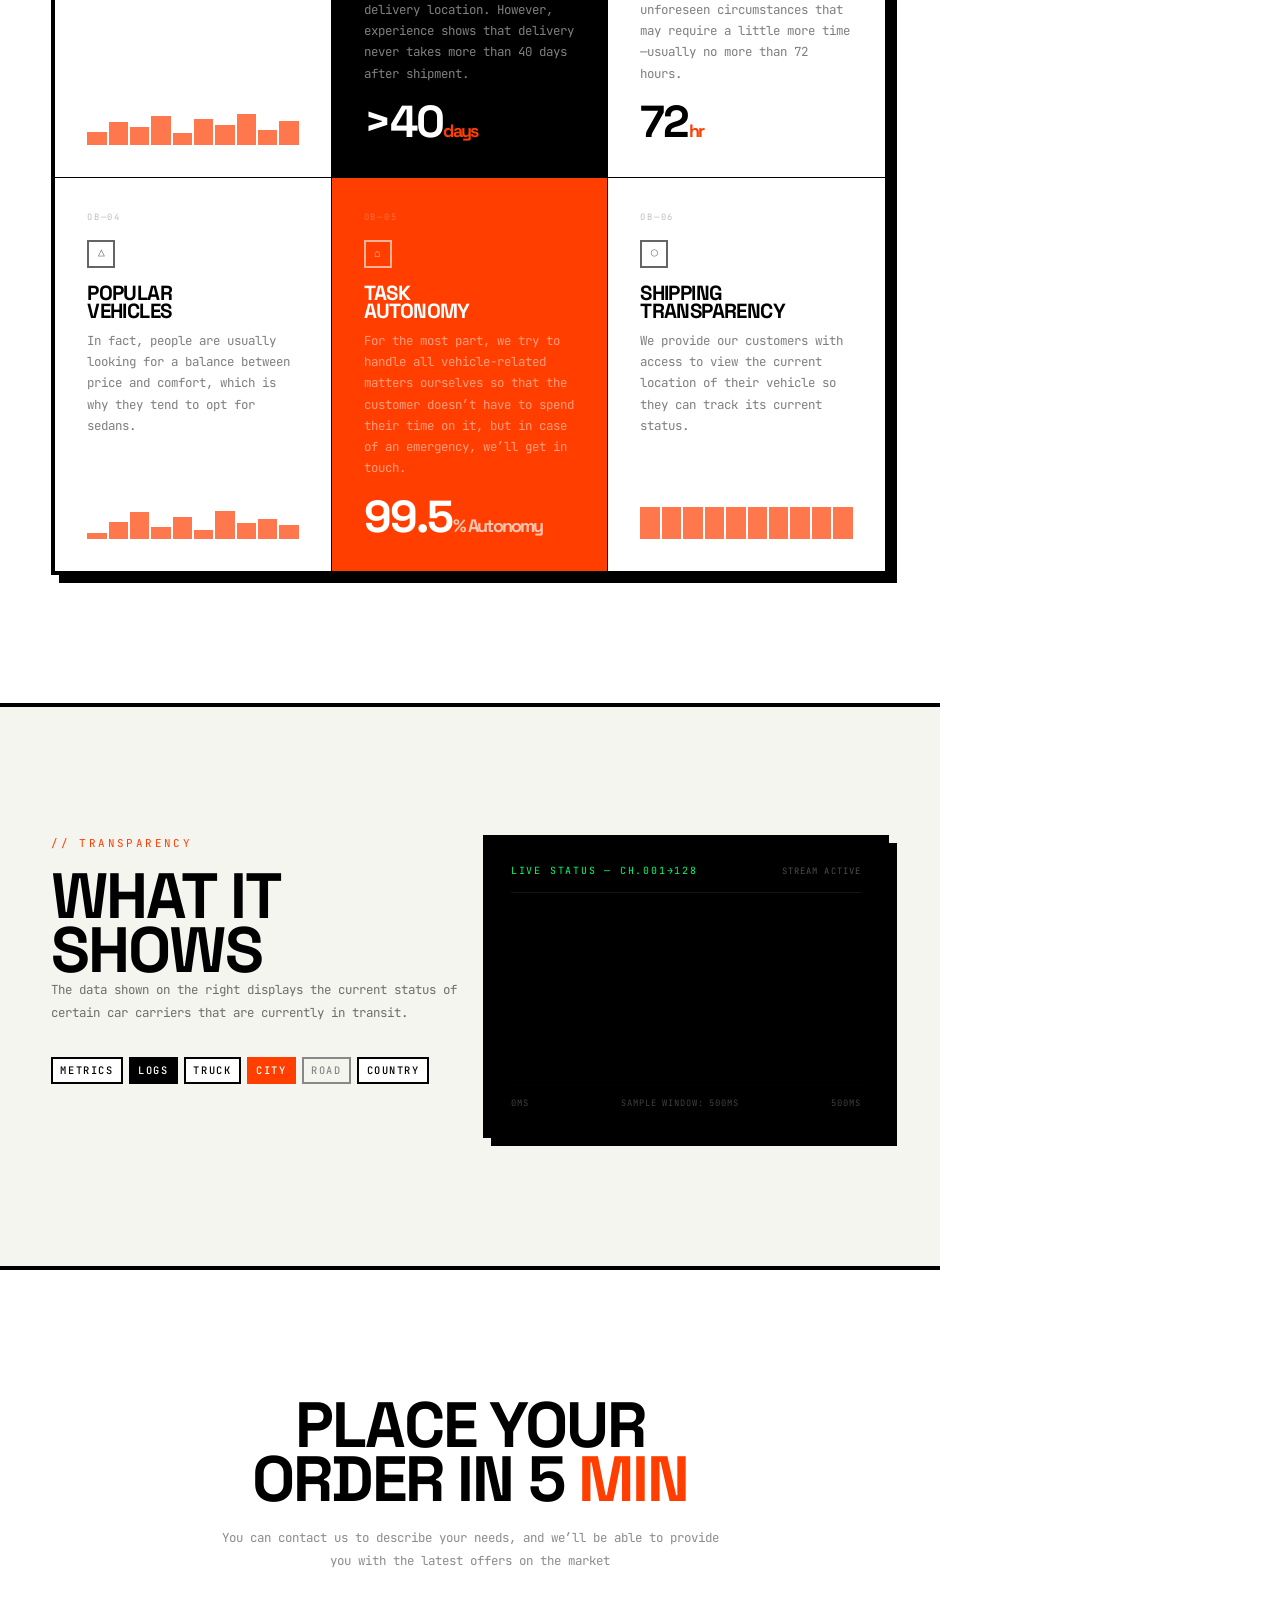
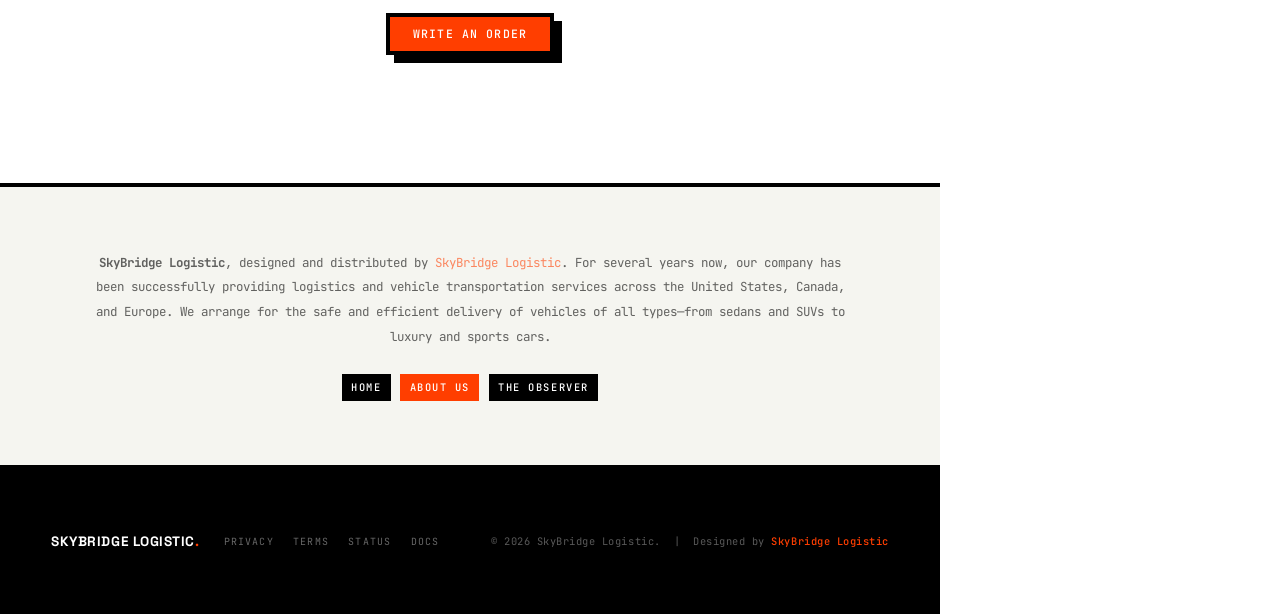
<file: the-observer.html>
<!DOCTYPE html>
<html lang="en">
<head>
<meta charset="UTF-8">
<meta name="viewport" content="width=device-width, initial-scale=1.0">
<title>SkyBridge Logistic</title>
<meta name="description" content="SkyBridge Logistic - We work with various partners around the world and strive every day to expand our capabilities for the convenience of our customers">
<link rel="preconnect" href="https://fonts.googleapis.com">
<link rel="preconnect" href="https://fonts.gstatic.com" crossorigin>
<link href="https://fonts.googleapis.com/css2?family=JetBrains+Mono:wght@300;400;500;700&family=Space+Grotesk:wght@400;700&display=swap" rel="stylesheet">
<link rel="stylesheet" href="css/templatemo-axis-industrial.css">
<link rel="stylesheet" href="css/templatemo-axis-the-observer.css">
</head>
<body>

<!-- ====== HEADER ====== -->
<header class="header">
    <div class="header__inner">
        <div class="header__left">
            <a href="index.html" class="header__logo">
                <span class="header__logo-mark"><svg viewBox="0 0 24 24" fill="none" xmlns="http://www.w3.org/2000/svg"><path d="M12 2L2 7V17L12 22L22 17V7L12 2Z" stroke="#FF3E00" stroke-width="2.5"/><line x1="12" y1="2" x2="12" y2="22" stroke="#FF3E00" stroke-width="2"/></svg></span>
                SkyBridge Logistic
            </a>
            <span class="header__sep"></span>
            <span class="header__product">Current work data</span>
        </div>
        <nav class="header__nav" id="headerNav">
            <a href="index.html">Home</a>
            <a href="about-us.html">About us</a>
            <a href="the-observer.html" class="active">Observer</a>
            <a href="#features">Data</a>
            <a href="#signal">Transparency</a>
            <a href="map.html">Map</a>
        </nav>
        <div class="header__right">
            <div class="header__status"><span class="header__status-dot"></span><span>All Systems Nominal</span></div>
            <div class="header__clock" id="utcClock">--:--:-- UTC</div>
        </div>
        <button class="header__burger" id="headerBurger" aria-label="Toggle navigation" aria-expanded="false"><span></span><span></span><span></span></button>
    </div>
</header>

<!-- ====== LAYOUT SHELL ====== -->
<div class="shell">
<main class="shell__main">

    <!-- ====== HERO ====== -->
    <section class="hero hero--radar">
        <div class="hero__grid" aria-hidden="true"></div>
        <div class="hero__rings" aria-hidden="true"><div class="hero__ring"></div><div class="hero__ring"></div><div class="hero__ring"></div><div class="hero__ring"></div></div>
        <div class="hero__label reveal">Automatic data collection</div>
        <h1 class="hero__title"><span class="line">Current</span><span class="line line--indent">work data<span class="dot">.</span></span></h1>
        <div class="hero__bottom">
            <p class="hero__desc reveal">We strive to do everything we can to be transparent and keep our customers informed at all times.</p>
            <div class="hero__kpis reveal">
                <div><div class="hero__kpi-val">83<span class="accent">pcs</span></div><div class="hero__kpi-label">Employees</div></div>
                <div><div class="hero__kpi-val">200<span class="accent">+</span></div><div class="hero__kpi-label">Cars / Month</div></div>
                <div><div class="hero__kpi-val">69<span class="accent">%</span></div><div class="hero__kpi-label">Department Workload</div></div>
            </div>
        </div>
    </section>

    <!-- ====== METRICS RIBBON ====== -->
    <section class="ribbon reveal">
        <div class="ribbon__cell"><div class="ribbon__label">Uptime</div><div class="ribbon__value">99.997<span class="ribbon__unit">%</span></div><div class="bar-track"><div class="bar-track__fill" style="width:99.9%"></div></div></div>
        <div class="ribbon__cell"><div class="ribbon__label">Avg Cars</div><div class="ribbon__value">12<span class="ribbon__unit">day</span></div><div class="bar-track"><div class="bar-track__fill" style="width:96%"></div></div></div>
        <div class="ribbon__cell"><div class="ribbon__label">Monthly traffic</div><div class="ribbon__value">125<span class="ribbon__unit">/mo</span></div><div class="bar-track"><div class="bar-track__fill" style="width:72%"></div></div></div>
        <div class="ribbon__cell"><div class="ribbon__label">On-time delivery</div><div class="ribbon__value">95<span class="ribbon__unit">%</span></div><div class="bar-track"><div class="bar-track__fill" style="width:3%"></div></div></div>
        <div class="ribbon__cell"><div class="ribbon__label">Model Version</div><div class="ribbon__value">v2.1<span class="ribbon__unit">.4</span></div><div class="bar-track"><div class="bar-track__fill" style="width:100%"></div></div></div>
    </section>

    <!-- ====== FEATURES GRID ====== -->
    <section class="section" id="features">
        <div class="section__header reveal"><div class="section__eyebrow">// DATA</div><h2 class="section__title">What It<br>Sees</h2></div>
        <div class="features__grid">
            <div class="feat-card reveal"><div><div class="feat-card__id">OB—01</div><div class="feat-card__icon">◎</div><h3 class="feat-card__title">Average<br>Demand</h3><p class="feat-card__text">Customers typically submit shipping requests during the warmer months, such as before summer.</p></div><div class="spark"><span class="spark__bar" style="height:40%"></span><span class="spark__bar" style="height:70%"></span><span class="spark__bar" style="height:55%"></span><span class="spark__bar" style="height:90%"></span><span class="spark__bar" style="height:35%"></span><span class="spark__bar" style="height:80%"></span><span class="spark__bar" style="height:60%"></span><span class="spark__bar" style="height:95%"></span><span class="spark__bar" style="height:45%"></span><span class="spark__bar" style="height:75%"></span></div></div>
            <div class="feat-card feat-card--dark reveal"><div><div class="feat-card__id">OB—02</div><div class="feat-card__icon">■</div><h3 class="feat-card__title">Delivery<br>Time</h3><p class="feat-card__text">Delivery usually takes an average of 3 to 10 days, but there are cases where it takes longer; it all depends on the delivery location. However, experience shows that delivery never takes more than 40 days after shipment.</p></div><div class="feat-card__stat">>40<span class="accent" style="font-size:0.4em">days</span></div></div>
            <div class="feat-card reveal"><div><div class="feat-card__id">OB—03</div><div class="feat-card__icon">◆</div><h3 class="feat-card__title">Required<br>Documents</h3><p class="feat-card__text">On average, all the necessary shipping documents are prepared within a couple of days, but there are various unforeseen circumstances that may require a little more time—usually no more than 72 hours.</p></div><div class="feat-card__stat">72<span class="accent" style="font-size:0.4em">hr</span></div></div>
            <div class="feat-card reveal"><div><div class="feat-card__id">OB—04</div><div class="feat-card__icon">△</div><h3 class="feat-card__title">Popular<br>Vehicles</h3><p class="feat-card__text">In fact, people are usually looking for a balance between price and comfort, which is why they tend to opt for sedans.</p></div><div class="spark"><span class="spark__bar" style="height:20%"></span><span class="spark__bar" style="height:55%"></span><span class="spark__bar" style="height:85%"></span><span class="spark__bar" style="height:40%"></span><span class="spark__bar" style="height:70%"></span><span class="spark__bar" style="height:30%"></span><span class="spark__bar" style="height:90%"></span><span class="spark__bar" style="height:50%"></span><span class="spark__bar" style="height:65%"></span><span class="spark__bar" style="height:45%"></span></div></div>
            <div class="feat-card feat-card--safety reveal"><div><div class="feat-card__id">OB—05</div><div class="feat-card__icon">⌂</div><h3 class="feat-card__title">Task<br>Autonomy</h3><p class="feat-card__text">For the most part, we try to handle all vehicle-related matters ourselves so that the customer doesn’t have to spend their time on it, but in case of an emergency, we’ll get in touch.</p></div><div class="feat-card__stat">99.5<span style="font-size:0.4em;opacity:0.7">% Autonomy</span></div></div>
            <div class="feat-card reveal"><div><div class="feat-card__id">OB—06</div><div class="feat-card__icon">◯</div><h3 class="feat-card__title">Shipping<br>Transparency</h3><p class="feat-card__text">We provide our customers with access to view the current location of their vehicle so they can track its current status.</p></div><div class="spark"><span class="spark__bar" style="height:100%"></span><span class="spark__bar" style="height:100%"></span><span class="spark__bar" style="height:100%"></span><span class="spark__bar" style="height:100%"></span><span class="spark__bar" style="height:100%"></span><span class="spark__bar" style="height:100%"></span><span class="spark__bar" style="height:100%"></span><span class="spark__bar" style="height:100%"></span><span class="spark__bar" style="height:100%"></span><span class="spark__bar" style="height:100%"></span></div></div>
        </div>
    </section>

    <!-- ====== SIGNAL SECTION ====== -->
    <section class="section section--surface" id="signal">
        <div class="signal__inner">
            <div class="reveal">
                <div class="section__eyebrow">// Transparency</div>
                <h2 class="section__title">What it<br>Shows</h2>
                <p class="signal__text">The data shown on the right displays the current status of certain car carriers that are currently in transit.</p>
                <div class="signal__tags"><span class="tag">Metrics</span><span class="tag tag--filled">Logs</span><span class="tag">Truck</span><span class="tag tag--safety">City</span><span class="tag tag--ghost">Road</span><span class="tag">Country</span></div>
            </div>
            <div class="signal__viz reveal">
                <div class="signal__viz-header"><div class="signal__viz-title">Live Status — ch.001→128</div><div class="signal__viz-status">Stream Active</div></div>
                <div class="signal__viz-canvas"><div class="signal__viz-bars" id="waveformBars"></div></div>
                <div class="signal__viz-footer"><span>0ms</span><span>Sample Window: 500ms</span><span>500ms</span></div>
            </div>
        </div>
    </section>

    <!-- ====== CTA ====== -->
    <section class="section cta" id="deploy">
        <div class="reveal">
            <h2 class="cta__title">Place your<br>order in 5<span class="accent"> Min</span></h2>
            <p class="cta__text">You can contact us to describe your needs, and we’ll be able to provide you with the latest offers on the market</p>
            <div class="cta__actions"><button class="btn btn--primary" onclick="location.href='mailto:skybridge.logistic@gmail.com'">Write an order</button></div>
        </div>
    </section>

    <!-- ====== ABOUT THIS TEMPLATE ====== -->
    <section class="about">
        <div class="about__inner">
            <p class="about__text">
                <strong>SkyBridge Logistic</strong>, designed and distributed by
                <a href="" target="_blank" rel="noopener" style="color:var(--safety)">SkyBridge Logistic</a>.
                For several years now, our company has been successfully providing logistics and vehicle transportation services across the United States, Canada, and Europe. We arrange for the safe and efficient delivery of vehicles of all types—from sedans and SUVs to luxury and sports cars.
            </p>
            <div class="about__links">
                <a href="index.html" class="tag tag--filled">Home</a>
                <a href="about-us.html" class="tag tag--safety">About us</a>
                <a href="the-observer.html" class="tag tag--filled">The Observer</a>
            </div>
        </div>
    </section>

    <!-- ====== FOOTER ====== -->
    <footer class="footer footer--compact">
        <div class="footer__inner">
            <div class="footer__left">
                <span class="footer__logo font-display">SkyBridge Logistic<span class="accent">.</span></span>
                <div class="footer__links"><a href="/main/SkyBridge_Logistics_Privacy_Policy.pdf">Privacy</a><a href="/main/SkyBridge_Logistics_Terms_and_Conditions.pdf">Terms</a><a href="https://www.githubstatus.com/">Status</a><a href="/main/Vehicle_Transport_Policy.pdf">Docs</a></div>
            </div>
            <span class="footer__copy">&copy; 2026 SkyBridge Logistic. &nbsp;|&nbsp; Designed by <a href="" target="_blank" rel="nofollow noopener">SkyBridge Logistic</a></span>
        </div>
    </footer>

</main>

<!-- ====== TERMINAL SIDEBAR ====== -->
<aside class="sidebar" id="sidebar">
    <div class="sidebar__header"><div class="sidebar__title">System Log</div><div class="sidebar__meta">PID 48271</div></div>
    <div class="sidebar__stats">
        <div class="sidebar__stat"><div class="sidebar__stat-label">Distance</div><div class="sidebar__stat-val" id="cpuVal">12%</div></div>
        <div class="sidebar__stat"><div class="sidebar__stat-label">Weight in tons</div><div class="sidebar__stat-val" id="memVal">4.2t</div></div>
        <div class="sidebar__stat"><div class="sidebar__stat-label">Completed today</div><div class="sidebar__stat-val" id="netVal">840M</div></div>
    </div>
    <div class="sidebar__chart"><div class="sidebar__chart-title">DATA — Last 60s</div><div class="sidebar__chart-bars" id="throughputChart"></div></div>
    <div class="sidebar__log"><div class="sidebar__log-scroll"><div class="sidebar__log-track" id="logTrack"></div></div></div>
    <div class="sidebar__footer"><span>Observer v2.1.4</span><span id="sidebarUptime">Uptime: 847d 14h</span></div>
</aside>
</div>

<button class="sidebar-toggle" id="sidebarToggle" aria-label="Toggle terminal">&gt;_</button>

<script src="js/templatemo-axis-script.js"></script>
<script>
/* ---- Observer Page — Specific Scripts ---- */
(function () {
    /* Sidebar toggle (mobile) */
    var sb = document.getElementById('sidebar');
    var sbBtn = document.getElementById('sidebarToggle');
    sbBtn.addEventListener('click', function () {
        sb.classList.toggle('open');
        sbBtn.textContent = sb.classList.contains('open') ? '✕' : '>_';
    });

    /* Generate waveform bars */
    var wave = document.getElementById('waveformBars');
    for (var i = 0; i < 64; i++) {
        var b = document.createElement('div');
        b.className = 'signal__viz-bar';
        b.style.animationDelay = -(i * 0.07) + 's';
        b.style.animationDuration = (1.2 + Math.random() * 1.2) + 's';
        wave.appendChild(b);
    }

    /* Generate throughput chart */
    var chart = document.getElementById('throughputChart');
    for (var i = 0; i < 30; i++) {
        var c = document.createElement('div');
        c.className = 'sidebar__chart-col';
        c.style.height = (15 + Math.random() * 85) + '%';
        chart.appendChild(c);
    }

    /* Generate log entries */
    var track = document.getElementById('logTrack');
    var logs = [
        { t: 'Delivered',   m: 'Peterblit 389 — Texas,USA - Ontario,Canada' },
        { t: 'Delivered',   m: 'Kenworth W900 — California,USA - Nevada,USA' },
        { t: 'Road',  m: 'Volvo VNL 860 — Florida,USA - Georgia,USA' },
        { t: 'Loading', m: 'Freightliner Cascadia — Illinois,USA - Michigan,USA' },
        { t: 'Delivered',   m: 'Mack Anthem — New York,USA - Pennsylvania,USA' },
        { t: 'Border', m: 'Western Star 49X — Alberta,Canada — British Columbia,Canada' },
        { t: 'Delivered',   m: 'International LT625 — Arizona,USA - Colorado,USA' },
        { t: 'Road',  m: 'Scania R500 — Germany - France' },
        { t: 'Delivered',   m: 'Volvo FH16 — Netherland - Belgium' },
        { t: 'Loading', m: 'MAN TGX — Poland - Germany' },
        { t: 'Delivered',   m: 'DAF FX 530 — Spain - Portugal' },
        { t: 'Border', m: 'Mercedes-Benz Actros — Italy - Switzerland' },
        { t: 'Delivered',   m: 'Iveco S-Way — Austria - Czech Republic' },
        { t: 'Road',  m: 'Renault T High — France - Netherland' },
        { t: 'Delivered',   m: 'Kenworth T680 — Tennessee,USA - North Carolina,USA' },
        { t: 'Loading', m: 'Peterbilt 579 — Washington,USA - Oregon,USA' },
        { t: 'Delivered',   m: 'Freightliner Coronado — Ohio,USA - Indiana,USA' },
        { t: 'Border', m: 'Volvo VNR — Quebec,Canada - Ontario,USA' },
        { t: 'Delivered',   m: 'Scania S650 — Sweden - Denmark' },
        { t: 'Road',  m: 'MAN TGS — Belgium - Luxembourg' },
        { t: 'Delivered',   m: 'DAF XG+ — Germany - Austria' },
        { t: 'Loading', m: 'Mack Pinnacle — Missouri, USA - Kansas,USA' },
        { t: 'Delivered',   m: 'Western Star 5700XE — Utah,USA - Kansas,USA' },
        { t: 'Border', m: 'Mercedes-Benz Arocs — Norway - Finland' },
        { t: 'Delivered',   m: 'Renault Truck T — Ireland - United Kingdom' },
        { t: 'Road',  m: 'Iveco Stralis — Croatia - Slovenia' },
        { t: 'Delivered',   m: 'Kenworth C500 — Montana,USA - Wyoming,USA' },
        { t: 'Loading', m: 'Volvo FH Aero — Belgium - France' },
    ];

    function ts() {
        return String(Math.floor(Math.random()*24)).padStart(2,'0') + ':' +
               String(Math.floor(Math.random()*60)).padStart(2,'0') + ':' +
               String(Math.floor(Math.random()*60)).padStart(2,'0') + 'Z';
    }

    var html = '';
    for (var p = 0; p < 2; p++) {
        logs.forEach(function (e) {
            html += '<div class="sidebar__log-entry"><span class="sidebar__log-time">' + ts() +
                '</span><span class="sidebar__log-tag log-' + e.t + '">' + e.t.toUpperCase() +
                '</span><span class="sidebar__log-msg">' + e.m + '</span></div>';
        });
    }
    track.innerHTML = html;

    /* Live stats */
    var cpu = document.getElementById('cpuVal');
    var mem = document.getElementById('memVal');
    var net = document.getElementById('netVal');
    setInterval(function () {
        cpu.textContent = (8 + Math.random() * 18).toFixed(0) + '%';
        mem.textContent = (3.8 + Math.random() * 1.4).toFixed(1) + 't';
        net.textContent = (700 + Math.random() * 400).toFixed(0) + 'M';
    }, 2500);

    /* Throughput chart refresh */
    setInterval(function () {
        var cols = chart.children;
        for (var i = 0; i < cols.length; i++) cols[i].style.height = (15 + Math.random() * 85) + '%';
    }, 3000);
})();
</script>
</body>
</html>
</file>
<file: css/templatemo-axis-industrial.css>
/*

TemplateMo 619 Axis Industrial

https://templatemo.com/tm-619-axis-industrial

*/

/* ============================================================
   AXIS INDUSTRIAL — COMMON CSS
   ============================================================
   1. RESET & VARIABLES
   2. BASE TYPOGRAPHY
   3. UTILITY CLASSES
   4. BUTTONS
   5. HEADER / NAV
   6. HERO (BASE)
   7. SECTION SHARED
   8. BENTO / SPEC CARD BASE
   9. TICKER
   10. FOOTER
   11. SCROLL REVEAL
   12. RESPONSIVE — BASE
   ============================================================ */

/* ----- 1. RESET & VARIABLES ----- */
*, *::before, *::after {
    margin: 0;
    padding: 0;
    box-sizing: border-box;
}

:root {
    /* Palette */
    --base: #FFFFFF;
    --ink: #000000;
    --safety: #FF3E00;
    --muted: #888888;
    --surface: #F5F5F0;
    --term-bg: #08080A;
    --term-green: #00FF66;
    --term-amber: #FFAA00;

    /* Borders & Shadows */
    --border: 4px solid var(--ink);
    --border-thin: 1px solid var(--ink);
    --border-hair: 1px solid rgba(0,0,0,0.10);
    --shadow: 8px 8px 0px var(--ink);
    --shadow-safety: 8px 8px 0px var(--safety);
    --shadow-hover: 4px 4px 0px var(--ink);

    /* Type Scale */
    --fs-hero: clamp(4rem, 14vw, 14rem);
    --fs-h1: clamp(2.4rem, 5vw, 5rem);
    --fs-h2: clamp(1.6rem, 3vw, 3rem);
    --fs-h3: clamp(1.1rem, 1.6vw, 1.5rem);
    --fs-body: clamp(0.9rem, 1.1vw, 1.1rem);
    --fs-data: clamp(0.78rem, 0.9vw, 0.95rem);
    --fs-micro: 0.62rem;
    --fs-ticker: clamp(1.4rem, 2.5vw, 2.5rem);
    --fs-stat: clamp(2.4rem, 5vw, 4.5rem);
    --fs-spec-val: clamp(2rem, 4vw, 3.5rem);

    /* Spacing */
    --gap: clamp(1rem, 2vw, 2rem);
    --section-pad: clamp(4rem, 10vw, 10rem) clamp(1rem, 4vw, 4rem);

    /* Layout */
    --cols: 12;
    --header-h: 44px;
}

html {
    scroll-behavior: smooth;
    -webkit-text-size-adjust: 100%;
}

body {
    font-family: 'JetBrains Mono', monospace;
    font-weight: 400;
    font-size: var(--fs-body);
    line-height: 1.6;
    color: var(--ink);
    background-color: var(--base);
    overflow-x: hidden;
}

img { max-width: 100%; display: block; }
a { color: inherit; text-decoration: none; }
ul { list-style: none; }

::selection {
    background: var(--safety);
    color: var(--base);
}


/* ----- 2. BASE TYPOGRAPHY ----- */
h1, h2, h3, h4, h5, h6,
.font-display {
    font-family: 'Space Grotesk', sans-serif;
    font-weight: 700;
    text-transform: uppercase;
    line-height: 0.85;
    letter-spacing: -0.03em;
}


/* ----- 3. UTILITY CLASSES ----- */
.container {
    width: 100%;
    max-width: 1440px;
    margin: 0 auto;
    padding-inline: clamp(1rem, 4vw, 4rem);
}

.grid-12 {
    display: grid;
    grid-template-columns: repeat(var(--cols), 1fr);
    gap: var(--gap);
}

.accent { color: var(--safety); }

.tag {
    display: inline-block;
    font-family: 'JetBrains Mono', monospace;
    font-size: 0.65rem;
    font-weight: 500;
    text-transform: uppercase;
    letter-spacing: 0.15em;
    padding: 0.3em 0.7em;
    border: 2px solid var(--ink);
    background: var(--base);
}

.tag--filled {
    background: var(--ink);
    color: var(--base);
}

.tag--safety {
    background: var(--safety);
    color: var(--base);
    border-color: var(--safety);
}

.tag--ghost {
    border-color: var(--muted);
    color: var(--muted);
    background: transparent;
}


/* ----- 4. BUTTONS ----- */
.btn {
    font-family: 'JetBrains Mono', monospace;
    font-size: 0.72rem;
    font-weight: 500;
    text-transform: uppercase;
    letter-spacing: 0.1em;
    padding: 0.8em 2em;
    border: var(--border);
    cursor: pointer;
    transition: none;
    display: inline-block;
    text-align: center;
}

.btn--primary {
    background: var(--safety);
    color: var(--base);
    box-shadow: var(--shadow);
}

.btn--primary:hover {
    transform: translate(-4px, -4px);
    box-shadow: 12px 12px 0px var(--ink);
}

.btn--primary:active {
    transform: translate(4px, 4px);
    box-shadow: 0 0 0 var(--ink);
}

.btn--ghost {
    background: var(--base);
    color: var(--ink);
    box-shadow: var(--shadow);
}

.btn--ghost:hover {
    background: var(--ink);
    color: var(--base);
    transform: translate(-4px, -4px);
    box-shadow: 12px 12px 0px var(--ink);
}


/* ----- 5. HEADER / NAV ----- */
.header {
    position: fixed;
    top: 0;
    left: 0;
    width: 100%;
    height: var(--header-h);
    z-index: 1000;
    background: var(--ink);
    color: var(--base);
    border-bottom: 2px solid var(--safety);
    display: flex;
    align-items: center;
    padding: 0 clamp(1rem, 3vw, 3rem);
}

.header__inner {
    width: 100%;
    max-width: 1440px;
    margin: 0 auto;
    display: flex;
    align-items: center;
    justify-content: space-between;
    gap: 1rem;
}

.header__left {
    display: flex;
    align-items: center;
    gap: 1.2rem;
}

.header__logo {
    font-family: 'Space Grotesk', sans-serif;
    font-weight: 700;
    font-size: 0.8rem;
    text-transform: uppercase;
    letter-spacing: 0.05em;
    display: flex;
    align-items: center;
    gap: 0.5rem;
    white-space: nowrap;
}

.header__logo-mark {
    width: 22px;
    height: 22px;
    border: 2px solid var(--safety);
    display: flex;
    align-items: center;
    justify-content: center;
    flex-shrink: 0;
}

.header__logo-mark svg {
    width: 12px;
    height: 12px;
}

.header__sep {
    width: 1px;
    height: 16px;
    background: rgba(255,255,255,0.12);
}

.header__product {
    font-size: var(--fs-micro);
    letter-spacing: 0.14em;
    text-transform: uppercase;
    opacity: 0.4;
}

/* Light-switch nav cells */
.header__nav {
    display: flex;
    align-items: stretch;
    height: var(--header-h);
    border-left: 1px solid rgba(255,255,255,0.10);
}

.header__nav a {
    font-family: 'JetBrains Mono', monospace;
    font-size: var(--fs-micro);
    text-transform: uppercase;
    letter-spacing: 0.12em;
    padding: 0 1.2rem;
    display: flex;
    align-items: center;
    border-right: 1px solid rgba(255,255,255,0.10);
    color: rgba(255,255,255,0.5);
    transition: background 0s, color 0s;
}

.header__nav a:hover {
    background: var(--safety);
    color: var(--base);
}

/* Active page highlight */
.header__nav a.active {
    background: rgba(255,255,255,0.06);
    color: var(--base);
}

.header__right {
    display: flex;
    align-items: center;
    gap: 1.2rem;
}

.header__status {
    display: flex;
    align-items: center;
    gap: 0.4rem;
    font-size: var(--fs-micro);
    text-transform: uppercase;
    letter-spacing: 0.12em;
}

.header__status-dot {
    width: 5px;
    height: 5px;
    border-radius: 50%;
    background: var(--term-green);
    animation: pulse 2s ease-in-out infinite;
}

@keyframes pulse {
    0%, 100% { opacity: 1; }
    50% { opacity: 0.4; }
}

.header__clock {
    font-family: 'JetBrains Mono', monospace;
    font-size: var(--fs-micro);
    font-weight: 500;
    letter-spacing: 0.08em;
    opacity: 0.7;
    min-width: 7em;
    text-align: right;
}

.header__burger {
    display: none;
    flex-direction: column;
    gap: 4px;
    cursor: pointer;
    background: none;
    border: none;
    padding: 4px;
}

.header__burger span {
    width: 22px;
    height: 2px;
    background: var(--base);
    transition: transform 0.3s, opacity 0.3s;
}


/* ----- 6. HERO (BASE) ----- */
.hero {
    min-height: 100vh;
    min-height: 100svh;
    display: flex;
    flex-direction: column;
    justify-content: flex-end;
    padding: var(--section-pad);
    padding-top: calc(var(--header-h) + 4rem);
    position: relative;
    overflow: hidden;
    border-bottom: var(--border);
}

.hero--center {
    justify-content: center;
    align-items: center;
    text-align: center;
}

.hero__grid {
    position: absolute;
    inset: 0;
    background-image:
        linear-gradient(rgba(0,0,0,0.045) 1px, transparent 1px),
        linear-gradient(90deg, rgba(0,0,0,0.045) 1px, transparent 1px);
    background-size: 40px 40px;
    pointer-events: none;
}

.hero__label {
    font-family: 'JetBrains Mono', monospace;
    font-size: 0.68rem;
    text-transform: uppercase;
    letter-spacing: 0.22em;
    color: var(--safety);
    margin-bottom: 1.5rem;
    display: flex;
    align-items: center;
    gap: 0.8rem;
    position: relative;
    z-index: 1;
}

.hero__label::before {
    content: '';
    width: 30px;
    height: 1px;
    background: var(--safety);
}

.hero__title {
    font-size: var(--fs-hero);
    line-height: 0.82;
    letter-spacing: -0.05em;
    position: relative;
    z-index: 1;
    margin-bottom: 2rem;
    animation: heroRotate linear both;
    animation-timeline: scroll();
    animation-range: 0vh 55vh;
}

@keyframes heroRotate {
    from { transform: rotate(0deg); opacity: 1; }
    to   { transform: rotate(-2.5deg) translateY(-20px); opacity: 0.25; }
}

.hero__title .line { display: block; }
.hero__title .line--indent { padding-left: clamp(1rem, 6vw, 6rem); }
.hero__title .dot,
.hero__title .accent-dot { color: var(--safety); }

.hero__bottom {
    display: flex;
    align-items: flex-end;
    justify-content: space-between;
    gap: 2rem;
    flex-wrap: wrap;
    position: relative;
    z-index: 1;
}

.hero__desc {
    max-width: 420px;
    font-size: var(--fs-data);
    line-height: 1.8;
    opacity: 0.55;
    position: relative;
    z-index: 1;
}

.hero__stats,
.hero__kpis {
    display: flex;
    gap: clamp(1.5rem, 3vw, 3.5rem);
}

.hero__stat-num,
.hero__kpi-val {
    font-family: 'Space Grotesk', sans-serif;
    font-weight: 700;
    font-size: var(--fs-stat);
    line-height: 1;
    letter-spacing: -0.04em;
}

.hero__stat-label,
.hero__kpi-label {
    font-size: 0.65rem;
    text-transform: uppercase;
    letter-spacing: 0.15em;
    opacity: 0.35;
    margin-top: 0.35rem;
}

.hero__scroll-cue {
    position: absolute;
    right: clamp(1rem, 2vw, 4rem);
    bottom: clamp(2rem, 4vw, 4rem);
    writing-mode: vertical-rl;
    font-size: 0.65rem;
    text-transform: uppercase;
    letter-spacing: 0.2em;
    opacity: 0.4;
    display: flex;
    align-items: center;
    gap: 0.8rem;
}

.hero__scroll-cue::after {
    content: '';
    width: 1px;
    height: 50px;
    background: var(--ink);
    animation: scrollPulse 2s ease-in-out infinite;
}

@keyframes scrollPulse {
    0%, 100% { opacity: 0.3; transform: scaleY(0.5); }
    50% { opacity: 1; transform: scaleY(1); }
}


/* ----- 7. SECTION SHARED ----- */
.section {
    padding: var(--section-pad);
    border-bottom: var(--border);
}

.section--surface {
    background: var(--surface);
}

.section__eyebrow {
    font-family: 'JetBrains Mono', monospace;
    font-size: 0.68rem;
    text-transform: uppercase;
    letter-spacing: 0.22em;
    color: var(--safety);
    margin-bottom: 1rem;
}

.section__title {
    font-size: var(--fs-h1);
}

.section__header {
    margin-bottom: clamp(2.5rem, 5vw, 5rem);
}


/* ----- 8. BENTO / SPEC CARD BASE ----- */
.bento-card {
    border: var(--border);
    box-shadow: var(--shadow);
    padding: clamp(1.2rem, 2vw, 2rem);
    background: var(--base);
    position: relative;
    display: grid;
    grid-template-rows: auto 1fr auto;
    transition: none;
    cursor: default;
    overflow: hidden;
}

.bento-card:hover {
    transform: translate(-4px, -4px);
    box-shadow: 12px 12px 0px var(--ink);
}

.bento-card--dark {
    background: var(--ink);
    color: var(--base);
    box-shadow: var(--shadow-safety);
}

.bento-card--dark:hover {
    box-shadow: 12px 12px 0px var(--safety);
}

.bento-card--safety {
    background: var(--safety);
    color: var(--base);
}

.bento-card--safety:hover {
    box-shadow: 12px 12px 0px var(--ink);
}

.bento-card__number {
    font-family: 'Space Grotesk', sans-serif;
    font-weight: 700;
    font-size: 0.72rem;
    text-transform: uppercase;
    letter-spacing: 0.1em;
    opacity: 0.3;
    margin-bottom: 1rem;
}

.bento-card__title {
    font-size: var(--fs-h3);
    margin-bottom: 0.6rem;
    line-height: 0.9;
}

.bento-card__text {
    font-size: var(--fs-data);
    line-height: 1.7;
    opacity: 0.55;
}

.bento-card__stat {
    font-family: 'Space Grotesk', sans-serif;
    font-weight: 700;
    font-size: clamp(2.5rem, 5vw, 4rem);
    line-height: 1;
    letter-spacing: -0.04em;
    align-self: end;
}

/* Mini bar chart inside cards */
.bar-chart {
    display: flex;
    align-items: flex-end;
    gap: 4px;
    height: 60px;
    margin-top: 1rem;
}

.bar-chart__col {
    flex: 1;
    background: var(--safety);
    min-height: 4px;
    border: 2px solid var(--ink);
}

.bento-card--dark .bar-chart__col {
    border-color: var(--safety);
}

/* Sparkline bars */
.spark {
    display: flex;
    align-items: flex-end;
    gap: 2px;
    height: 32px;
    margin-top: 1rem;
}

.spark__bar {
    flex: 1;
    background: var(--safety);
    min-height: 2px;
    opacity: 0.7;
}

/* Progress bar track */
.bar-track {
    width: 100%;
    height: 4px;
    background: rgba(0,0,0,0.06);
    margin-top: 0.8rem;
    overflow: hidden;
}

.bar-track--dark,
.bento-card--dark .bar-track {
    background: rgba(255,255,255,0.12);
}

.bar-track__fill {
    height: 100%;
    background: var(--safety);
    transition: width 0.8s ease;
}

.bento-card--safety .bar-track {
    background: rgba(255,255,255,0.2);
}

.bento-card--safety .bar-track__fill {
    background: var(--base);
}


/* ----- 9. TICKER ----- */
.ticker {
    border-bottom: var(--border);
    background: var(--ink);
    color: var(--base);
    overflow: hidden;
    padding: 1.2rem 0;
}

.ticker--safety {
    background: var(--safety);
}

.ticker--safety .ticker__item::after {
    background: var(--base);
}

.ticker__track {
    display: flex;
    width: max-content;
    animation: tickerScroll 20s linear infinite;
}

.ticker--reverse .ticker__track {
    animation-direction: reverse;
    animation-duration: 28s;
}

.ticker__item {
    font-family: 'Space Grotesk', sans-serif;
    font-weight: 700;
    font-size: var(--fs-ticker);
    text-transform: uppercase;
    letter-spacing: -0.02em;
    white-space: nowrap;
    padding: 0 2rem;
    display: flex;
    align-items: center;
    gap: 2rem;
}

.ticker__item::after {
    content: '';
    width: 12px;
    height: 12px;
    background: var(--safety);
    flex-shrink: 0;
}

@keyframes tickerScroll {
    0% { transform: translateX(0); }
    100% { transform: translateX(-50%); }
}


/* ----- 10. FOOTER ----- */
.footer {
    background: var(--ink);
    color: var(--base);
    padding: clamp(2.5rem, 5vw, 4rem) clamp(1rem, 4vw, 4rem);
}

.footer__inner {
    max-width: 1440px;
    margin: 0 auto;
}

/* Footer — Compact (landing / observer) */
.footer--compact .footer__inner {
    display: flex;
    justify-content: space-between;
    align-items: center;
    flex-wrap: wrap;
    gap: 1rem;
}

.footer__left {
    display: flex;
    align-items: center;
    gap: 1.5rem;
    flex-wrap: wrap;
}

.footer__logo {
    font-family: 'Space Grotesk', sans-serif;
    font-weight: 700;
    font-size: 0.85rem;
    text-transform: uppercase;
    letter-spacing: 0.04em;
}

.footer__links {
    display: flex;
    gap: 1.2rem;
}

.footer__links a {
    font-size: var(--fs-micro);
    text-transform: uppercase;
    letter-spacing: 0.12em;
    opacity: 0.4;
    transition: opacity 0.2s, color 0.2s;
}

.footer__links a:hover {
    opacity: 1;
    color: var(--safety);
}

/* Footer — Full (index page) */
.footer__top {
    display: grid;
    grid-template-columns: repeat(12, 1fr);
    gap: var(--gap);
    padding-bottom: clamp(3rem, 6vw, 6rem);
    border-bottom: 1px solid rgba(255,255,255,0.12);
}

.footer__brand {
    grid-column: span 5;
}

.footer__brand-name {
    font-size: var(--fs-h2);
    margin-bottom: 1.5rem;
}

.footer__brand-desc {
    font-size: var(--fs-data);
    opacity: 0.45;
    line-height: 1.8;
    max-width: 340px;
}

.footer__col {
    grid-column: span 2;
}

.footer__col:last-child {
    grid-column: span 3;
}

.footer__col-title {
    font-family: 'JetBrains Mono', monospace;
    font-size: 0.65rem;
    text-transform: uppercase;
    letter-spacing: 0.18em;
    color: var(--safety);
    margin-bottom: 1.5rem;
    font-weight: 500;
}

.footer__col a {
    display: block;
    font-size: var(--fs-data);
    opacity: 0.5;
    margin-bottom: 0.75rem;
    transition: opacity 0.2s;
}

.footer__col a:hover {
    opacity: 1;
    color: var(--safety);
}

.footer__bottom {
    display: flex;
    justify-content: space-between;
    align-items: center;
    padding-top: 2rem;
    gap: 1rem;
    flex-wrap: wrap;
}

.footer__copy {
    font-size: 0.65rem;
    color: rgba(255,255,255,0.35);
    letter-spacing: 0.05em;
}

.footer__copy a {
    color: var(--safety);
    font-weight: 500;
}

.footer__copy a:hover {
    text-decoration: underline;
}

.footer__back-top {
    font-family: 'JetBrains Mono', monospace;
    font-size: 0.65rem;
    text-transform: uppercase;
    letter-spacing: 0.15em;
    opacity: 0.4;
    cursor: pointer;
    background: none;
    border: none;
    color: var(--base);
    transition: opacity 0.2s;
}

.footer__back-top:hover {
    opacity: 1;
    color: var(--safety);
}


/* ----- 11. SCROLL REVEAL ----- */
.reveal {
    opacity: 0;
    transform: translateY(24px);
    transition: opacity 0.5s ease, transform 0.5s ease;
}

.reveal.visible {
    opacity: 1;
    transform: translateY(0);
}


/* ----- 12. RESPONSIVE — BASE ----- */
@media (max-width: 1024px) {
    .footer__brand { grid-column: span 12; margin-bottom: 2rem; }
    .footer__col { grid-column: span 4; }
    .footer__col:last-child { grid-column: span 4; }
}

@media (max-width: 768px) {
    :root {
        --cols: 4;
    }

    .header__nav { display: none; }
    .header__product { display: none; }
    .header__burger { display: flex; }

    .header__nav.open {
        display: flex;
        flex-direction: column;
        position: absolute;
        top: var(--header-h);
        left: 0;
        width: 100%;
        height: auto;
        background: var(--ink);
        border-bottom: 2px solid var(--safety);
        overflow-y: auto;
        max-height: calc(100vh - var(--header-h));
        max-height: calc(100svh - var(--header-h));
    }

    .header__nav.open a {
        border-right: none;
        border-bottom: 1px solid rgba(255,255,255,0.06);
        padding: 0.9rem clamp(1rem, 3vw, 3rem);
        height: auto;
    }

    .hero__bottom {
        flex-direction: column;
        align-items: flex-start;
    }

    .hero__scroll-cue { display: none; }

    .footer__col { grid-column: span 6; }
    .footer__col:last-child { grid-column: span 6; }

    .footer--compact .footer__inner {
        flex-direction: column;
        align-items: flex-start;
    }

    .footer__left {
        flex-direction: column;
        align-items: flex-start;
        gap: 1rem;
    }
}

@media (max-width: 480px) {
    .hero__stats,
    .hero__kpis {
        flex-direction: column;
        gap: 1rem;
    }

    .footer__col,
    .footer__col:last-child { grid-column: 1 / -1; }

    .header__status span { display: none; }
}
</file>
<file: css/templatemo-axis-main-page.css>
/*

TemplateMo 619 Axis Industrial

https://templatemo.com/tm-619-axis-industrial

*/

/* ============================================================
   INDEX PAGE — SPECIFIC STYLES
   ============================================================ */

.hero__grid--dense {
    background-size: 60px 60px;
    opacity: 0.04;
    background-image:
        linear-gradient(var(--ink) 1px, transparent 1px),
        linear-gradient(90deg, var(--ink) 1px, transparent 1px);
}

/* Bento Grid */
.bento__grid {
    display: grid;
    grid-template-columns: repeat(12, 1fr);
    grid-auto-rows: minmax(180px, auto);
    gap: var(--gap);
}

.bento-card--wide    { grid-column: span 8; }
.bento-card--mid     { grid-column: span 6; }
.bento-card--narrow  { grid-column: span 4; }
.bento-card--tall    { grid-row: span 2; }

.bento-card__visual {
    position: absolute;
    right: -10px;
    bottom: -10px;
    width: 120px;
    height: 120px;
    border: 3px solid currentColor;
    border-radius: 50%;
    opacity: 0.08;
}

/* Sticky Stack Cards */
.stack__header {
    margin-bottom: clamp(3rem, 6vw, 6rem);
    display: flex;
    align-items: flex-end;
    justify-content: space-between;
    gap: 2rem;
    flex-wrap: wrap;
}

.stack__subtitle {
    font-size: var(--fs-data);
    max-width: 340px;
    opacity: 0.6;
    line-height: 1.7;
}

.stack__card {
    position: sticky;
    top: 80px;
    border: var(--border);
    box-shadow: var(--shadow);
    background: var(--base);
    padding: clamp(2rem, 4vw, 4rem);
    margin-bottom: 2rem;
    display: grid;
    grid-template-columns: repeat(12, 1fr);
    gap: var(--gap);
    align-items: center;
    transition: none;
}

.stack__card:nth-child(2) { top: 110px; background: #F5F5F0; }
.stack__card:nth-child(3) { top: 140px; background: var(--ink); color: var(--base); box-shadow: var(--shadow-safety); }
.stack__card:nth-child(4) { top: 170px; background: #F0F0EB; }

.stack__card:hover { transform: translate(-4px, -4px); box-shadow: 12px 12px 0px var(--ink); }
.stack__card:nth-child(3):hover { box-shadow: 12px 12px 0px var(--safety); }

.stack__card-left  { grid-column: span 4; }
.stack__card-right { grid-column: span 8; }

.stack__card-step {
    font-family: 'Space Grotesk', sans-serif;
    font-weight: 700;
    font-size: clamp(4rem, 8vw, 7rem);
    line-height: 0.8;
    letter-spacing: -0.05em;
    opacity: 0.12;
}

.stack__card-title { font-size: var(--fs-h2); margin-bottom: 1rem; }
.stack__card-text { font-size: var(--fs-data); line-height: 1.8; opacity: 0.7; max-width: 520px; }
.stack__card-tags { display: flex; flex-wrap: wrap; gap: 0.5rem; margin-top: 1.2rem; }

.stack__card:nth-child(3) .tag { border-color: var(--base); color: var(--base); background: transparent; }
.stack__card:nth-child(3) .tag--filled { background: var(--safety); border-color: var(--safety); }

/* About / Template Info */
.about {
    padding: clamp(3rem, 6vw, 5rem) clamp(1rem, 4vw, 4rem);
    border-bottom: var(--border);
    background: var(--surface);
}

.about__inner { max-width: 760px; margin: 0 auto; text-align: center; }
.about__text { font-size: var(--fs-data); line-height: 2; opacity: 0.6; margin-bottom: 1.5rem; }
.about__links { display: flex; gap: 0.6rem; justify-content: center; flex-wrap: wrap; }

@media (max-width: 1024px) {
    .bento-card--wide,
    .bento-card--mid,
    .bento-card--narrow { grid-column: span 6; }
    .stack__card-left  { grid-column: span 3; }
    .stack__card-right { grid-column: span 9; }
}

@media (max-width: 768px) {
    .bento-card--wide,
    .bento-card--mid,
    .bento-card--narrow { grid-column: 1 / -1; }
    .bento-card--tall { grid-row: span 1; }
    .stack__card { grid-template-columns: 1fr; position: relative; top: auto !important; }
    .stack__card-left, .stack__card-right { grid-column: 1 / -1; }
    .stack__card-step { font-size: 4rem; }
}
</file>
<file: css/templatemo-axis-landing-page.css>
/*

TemplateMo 619 Axis Industrial

https://templatemo.com/tm-619-axis-industrial

*/

/* ============================================================
   LANDING PAGE — SPECIFIC STYLES
   ============================================================ */

/* Hero — centered product variant */
.hero--product { --fs-hero: clamp(5rem, 18vw, 18rem); }

.hero--product .hero__grid {
    background-size: 40px 40px;
}

.hero--product .hero__grid::after {
    content: '';
    position: absolute;
    top: 50%;
    left: 50%;
    width: 120px;
    height: 120px;
    transform: translate(-50%, -50%);
    border: 1px solid var(--safety);
    border-radius: 50%;
    opacity: 0.15;
}

.hero__subtitle {
    font-family: 'Space Grotesk', sans-serif;
    font-weight: 700;
    font-size: clamp(1rem, 2vw, 1.8rem);
    text-transform: uppercase;
    letter-spacing: 0.06em;
    line-height: 1;
    color: var(--muted);
    margin-bottom: 3rem;
    position: relative;
    z-index: 1;
}

.hero__actions {
    display: flex;
    gap: 1rem;
    position: relative;
    z-index: 1;
    flex-wrap: wrap;
    justify-content: center;
}

.hero__coords {
    position: absolute;
    bottom: clamp(1.5rem, 3vw, 3rem);
    left: clamp(1rem, 4vw, 4rem);
    font-size: 0.6rem;
    letter-spacing: 0.12em;
    text-transform: uppercase;
    opacity: 0.2;
}

.hero__version {
    position: absolute;
    bottom: clamp(1.5rem, 3vw, 3rem);
    right: clamp(1rem, 4vw, 4rem);
    font-size: 0.6rem;
    letter-spacing: 0.12em;
    text-transform: uppercase;
    opacity: 0.2;
}

/* Product Details Section */
.details__inner {
    max-width: 1440px;
    margin: 0 auto;
    display: grid;
    grid-template-columns: repeat(12, 1fr);
    gap: var(--gap);
    align-items: start;
}

.details__left  { grid-column: span 5; }
.details__right { grid-column: span 7; display: grid; grid-template-columns: 1fr 1fr; gap: var(--gap); }

.details__text {
    font-size: var(--fs-data);
    line-height: 1.9;
    opacity: 0.6;
    max-width: 400px;
}

.stat-card {
    border: var(--border);
    padding: clamp(1.2rem, 2vw, 2rem);
    background: var(--base);
    box-shadow: var(--shadow);
    transition: none;
}

.stat-card:hover {
    transform: translate(-4px, -4px);
    box-shadow: 12px 12px 0px var(--ink);
}

.stat-card--dark {
    background: var(--ink);
    color: var(--base);
    box-shadow: var(--shadow-safety);
}

.stat-card--dark:hover { box-shadow: 12px 12px 0px var(--safety); }

.stat-card__label {
    font-size: var(--fs-micro);
    text-transform: uppercase;
    letter-spacing: 0.18em;
    opacity: 0.4;
    margin-bottom: 0.8rem;
}

.stat-card__value {
    font-family: 'Space Grotesk', sans-serif;
    font-weight: 700;
    font-size: var(--fs-spec-val);
    line-height: 1;
    letter-spacing: -0.04em;
}

.stat-card__unit {
    font-size: 0.4em;
    opacity: 0.5;
    margin-left: 0.1em;
}

/* Spec Grid */
.spec-grid {
    display: grid;
    grid-template-columns: repeat(4, 1fr);
    gap: 0;
    border: var(--border);
    box-shadow: var(--shadow);
}

.spec-cell {
    padding: clamp(1.5rem, 2.5vw, 2.5rem);
    border-right: var(--border);
    border-bottom: var(--border);
    background: var(--base);
    display: flex;
    flex-direction: column;
    justify-content: space-between;
    min-height: 200px;
    transition: none;
    cursor: default;
}

.spec-cell:nth-child(4n) { border-right: none; }
.spec-cell:nth-last-child(-n+4) { border-bottom: none; }

.spec-cell:hover { background: var(--ink); color: var(--base); }

.spec-cell--dark { background: var(--ink); color: var(--base); }
.spec-cell--dark:hover { background: var(--safety); }

.spec-cell--safety { background: var(--safety); color: var(--base); }
.spec-cell--safety:hover { background: var(--ink); }

.spec-cell__id { font-size: 0.55rem; text-transform: uppercase; letter-spacing: 0.2em; opacity: 0.3; margin-bottom: 1rem; }
.spec-cell__label { font-size: var(--fs-micro); text-transform: uppercase; letter-spacing: 0.18em; opacity: 0.5; margin-bottom: 0.5rem; }
.spec-cell__value { font-family: 'Space Grotesk', sans-serif; font-weight: 700; font-size: var(--fs-spec-val); line-height: 0.9; letter-spacing: -0.04em; }
.spec-cell__unit { font-family: 'JetBrains Mono', monospace; font-size: 0.55em; font-weight: 400; opacity: 0.5; margin-left: 0.15em; }
.spec-cell__note { font-size: var(--fs-data); line-height: 1.6; opacity: 0.5; margin-top: 1rem; }

.spec-cell .bar-track { margin-top: 1.2rem; }
.spec-cell--dark .bar-track { background: rgba(255,255,255,0.15); }
.spec-cell--safety .bar-track { background: rgba(255,255,255,0.2); }
.spec-cell--safety .bar-track__fill { background: var(--base); }

/* CTA Band */
.cta-band {
    padding: clamp(3rem, 6vw, 6rem) clamp(1rem, 4vw, 4rem);
    border-bottom: var(--border);
    text-align: center;
}

.cta-band__inner { max-width: 700px; margin: 0 auto; }
.cta-band__title { font-size: var(--fs-h1); margin-bottom: 1.5rem; }
.cta-band__text { font-size: var(--fs-data); line-height: 1.9; opacity: 0.5; margin-bottom: 2.5rem; }
.cta-band__actions { display: flex; gap: 1rem; justify-content: center; flex-wrap: wrap; }

/* Terminal Log */
.log {
    background: var(--term-bg);
    border-bottom: 2px solid var(--safety);
    overflow: hidden;
}

.log__header {
    display: flex;
    align-items: center;
    justify-content: space-between;
    padding: 0.6rem clamp(1rem, 3vw, 3rem);
    border-bottom: 1px solid rgba(255,255,255,0.06);
}

.log__header-title {
    font-size: 0.6rem;
    text-transform: uppercase;
    letter-spacing: 0.2em;
    color: var(--term-green);
    display: flex;
    align-items: center;
    gap: 0.5rem;
}

.log__header-title::before {
    content: '';
    width: 5px;
    height: 5px;
    border-radius: 50%;
    background: var(--term-green);
    animation: pulse 2s ease-in-out infinite;
}

.log__header-status {
    font-size: 0.55rem;
    letter-spacing: 0.1em;
    color: rgba(255,255,255,0.25);
    text-transform: uppercase;
}

.log__body {
    padding: 1rem 0;
    mask-image: linear-gradient(90deg, transparent 0%, black 4%, black 96%, transparent 100%);
    -webkit-mask-image: linear-gradient(90deg, transparent 0%, black 4%, black 96%, transparent 100%);
}

.log__track {
    display: flex;
    width: max-content;
    animation: tickerScroll 40s linear infinite;
}

.log__track--reverse {
    animation-direction: reverse;
    animation-duration: 55s;
}

.log__entry {
    font-size: 0.65rem;
    letter-spacing: 0.04em;
    white-space: nowrap;
    padding: 0.3rem 1.5rem;
    color: rgba(255,255,255,0.35);
    display: flex;
    align-items: center;
    gap: 0.8rem;
}

.log__entry-time { color: rgba(255,255,255,0.15); }
.log__entry-tag { font-size: 0.52rem; text-transform: uppercase; letter-spacing: 0.1em; padding: 0.15em 0.5em; border: 1px solid; }
.log-ok   { color: var(--term-green); border-color: rgba(0,255,102,0.3); }
.log-warn { color: var(--term-amber); border-color: rgba(255,170,0,0.3); }
.log-sys  { color: var(--safety);     border-color: rgba(255,62,0,0.3); }
.log-info { color: #66AAFF;           border-color: rgba(102,170,255,0.25); }
.log__entry-msg { color: rgba(255,255,255,0.5); }

/* About paragraph */
.about {
    padding: clamp(2.5rem, 5vw, 4rem) clamp(1rem, 4vw, 4rem);
    border-bottom: var(--border);
    background: var(--surface);
}

.about__inner { max-width: 760px; margin: 0 auto; text-align: center; }
.about__text { font-size: var(--fs-data); line-height: 2; opacity: 0.6; margin-bottom: 1.5rem; }
.about__links { display: flex; gap: 0.6rem; justify-content: center; flex-wrap: wrap; }

/* Responsive */
@media (max-width: 1024px) {
    .spec-grid { grid-template-columns: repeat(2, 1fr); }
    .spec-cell:nth-child(4n) { border-right: var(--border); }
    .spec-cell:nth-child(2n) { border-right: none; }
    .spec-cell:nth-last-child(-n+4) { border-bottom: var(--border); }
    .spec-cell:nth-last-child(-n+2) { border-bottom: none; }
    .details__left { grid-column: span 12; }
    .details__right { grid-column: span 12; }
}

@media (max-width: 768px) {
    .spec-grid { grid-template-columns: 1fr; }
    .spec-cell, .spec-cell:nth-child(4n), .spec-cell:nth-child(2n) { border-right: none; border-bottom: var(--border); }
    .spec-cell:last-child { border-bottom: none; }
    .details__right { grid-template-columns: 1fr; }
    .hero__actions { flex-direction: column; width: 100%; }
    .btn { width: 100%; }
}
</file>
<file: css/templatemo-axis-the-observer.css>
/*

TemplateMo 619 Axis Industrial

https://templatemo.com/tm-619-axis-industrial

*/

/* ============================================================
   THE OBSERVER — PAGE-SPECIFIC STYLES
   ============================================================ */

/* Layout: Main + Sidebar */
.shell {
    display: grid;
    grid-template-columns: 1fr var(--sidebar-w, 340px);
    min-height: 100vh;
}

.shell__main { min-width: 0; }

/* Hero — radar variant */
.hero--radar { --fs-hero: clamp(3.5rem, 10vw, 10rem); }

.hero--radar .hero__grid { background-size: 32px 32px; }

.hero__rings {
    position: absolute;
    top: 30%;
    left: 45%;
    transform: translate(-50%, -50%);
    pointer-events: none;
}

.hero__ring {
    position: absolute;
    border: 1px solid rgba(255,62,0,0.06);
    border-radius: 50%;
    top: 50%;
    left: 50%;
}

.hero__ring:nth-child(1) { width: 200px; height: 200px; margin: -100px 0 0 -100px; }
.hero__ring:nth-child(2) { width: 400px; height: 400px; margin: -200px 0 0 -200px; }
.hero__ring:nth-child(3) { width: 650px; height: 650px; margin: -325px 0 0 -325px; }
.hero__ring:nth-child(4) { width: 950px; height: 950px; margin: -475px 0 0 -475px; }

.hero__ring:nth-child(1)::after {
    content: '';
    position: absolute;
    top: 50%;
    left: 50%;
    width: 475px;
    height: 1px;
    background: linear-gradient(90deg, var(--safety), transparent);
    opacity: 0.12;
    transform-origin: 0 0;
    animation: sweepArm 8s linear infinite;
}

@keyframes sweepArm {
    from { transform: rotate(0deg); }
    to   { transform: rotate(360deg); }
}

/* Metrics Ribbon */
.ribbon {
    display: grid;
    grid-template-columns: repeat(5, 1fr);
    border-bottom: var(--border);
}

.ribbon__cell {
    padding: clamp(1rem, 1.8vw, 1.8rem) clamp(1rem, 1.5vw, 1.5rem);
    border-right: var(--border-thin);
    background: var(--base);
    transition: background 0s, color 0s;
    cursor: default;
}

.ribbon__cell:last-child { border-right: none; }
.ribbon__cell:hover { background: var(--ink); color: var(--base); }
.ribbon__cell:nth-child(3) { background: var(--ink); color: var(--base); }
.ribbon__cell:nth-child(3):hover { background: var(--safety); }

.ribbon__label { font-size: var(--fs-micro); text-transform: uppercase; letter-spacing: 0.16em; opacity: 0.4; margin-bottom: 0.6rem; }
.ribbon__value { font-family: 'Space Grotesk', sans-serif; font-weight: 700; font-size: clamp(1.4rem, 2.5vw, 2.2rem); line-height: 1; letter-spacing: -0.03em; }
.ribbon__unit { font-family: 'JetBrains Mono', monospace; font-size: 0.45em; font-weight: 400; opacity: 0.45; margin-left: 0.1em; }

.ribbon__cell .bar-track { margin-top: 0.8rem; height: 3px; }
.ribbon__cell:nth-child(3) .bar-track,
.ribbon__cell:hover .bar-track { background: rgba(255,255,255,0.12); }

/* Features Grid */
.features__grid {
    display: grid;
    grid-template-columns: repeat(3, 1fr);
    gap: 0;
    border: var(--border);
    box-shadow: var(--shadow);
}

.feat-card {
    padding: clamp(1.5rem, 2.5vw, 2.5rem);
    border-right: var(--border-thin);
    border-bottom: var(--border-thin);
    background: var(--base);
    display: flex;
    flex-direction: column;
    justify-content: space-between;
    min-height: 220px;
    transition: background 0s, color 0s;
    cursor: default;
}

.feat-card:nth-child(3n) { border-right: none; }
.feat-card:nth-last-child(-n+3) { border-bottom: none; }
.feat-card:hover { background: var(--ink); color: var(--base); }

.feat-card--dark { background: var(--ink); color: var(--base); }
.feat-card--dark:hover { background: var(--safety); }
.feat-card--safety { background: var(--safety); color: var(--base); }
.feat-card--safety:hover { background: var(--ink); }

.feat-card__id { font-size: 0.55rem; text-transform: uppercase; letter-spacing: 0.2em; opacity: 0.25; margin-bottom: 1rem; }
.feat-card__icon { width: 28px; height: 28px; border: 2px solid currentColor; display: flex; align-items: center; justify-content: center; margin-bottom: 1rem; opacity: 0.6; font-size: 0.7rem; font-weight: 700; }
.feat-card__title { font-size: var(--fs-h3); margin-bottom: 0.6rem; line-height: 0.9; }
.feat-card__text { font-size: var(--fs-data); line-height: 1.7; opacity: 0.5; }
.feat-card__stat { font-family: 'Space Grotesk', sans-serif; font-weight: 700; font-size: clamp(2rem, 3.5vw, 3rem); line-height: 1; letter-spacing: -0.04em; margin-top: auto; padding-top: 1rem; }

.feat-card .spark__bar { background: var(--safety); }
.feat-card--dark .spark__bar { background: var(--term-green); }
.feat-card--safety .spark__bar { background: var(--base); }
.feat-card:hover .spark__bar { background: var(--safety); }
.feat-card--dark:hover .spark__bar { background: var(--base); }

/* Signal Section */
.signal__inner {
    display: grid;
    grid-template-columns: 1fr 1fr;
    gap: var(--gap);
    align-items: start;
}

.signal__text { font-size: var(--fs-data); line-height: 1.9; opacity: 0.55; max-width: 420px; margin-bottom: 2rem; }
.signal__tags { display: flex; flex-wrap: wrap; gap: 0.4rem; }

.signal__viz {
    border: var(--border);
    box-shadow: var(--shadow);
    background: var(--ink);
    padding: 1.5rem;
    color: var(--base);
}

.signal__viz-header { display: flex; justify-content: space-between; align-items: center; margin-bottom: 1.2rem; padding-bottom: 0.8rem; border-bottom: 1px solid rgba(255,255,255,0.08); }
.signal__viz-title { font-size: var(--fs-micro); text-transform: uppercase; letter-spacing: 0.18em; color: var(--term-green); }
.signal__viz-status { font-size: 0.55rem; text-transform: uppercase; letter-spacing: 0.12em; opacity: 0.3; }

.signal__viz-canvas { width: 100%; height: 160px; position: relative; overflow: hidden; }

.signal__viz-bars { display: flex; align-items: center; gap: 2px; height: 100%; }

.signal__viz-bar {
    flex: 1;
    background: var(--term-green);
    opacity: 0.6;
    animation: waveBar 1.5s ease-in-out infinite alternate;
}

.signal__viz-bar:nth-child(odd)  { animation-delay: -0.3s; }
.signal__viz-bar:nth-child(3n)   { animation-delay: -0.6s; background: var(--safety); opacity: 0.5; }
.signal__viz-bar:nth-child(5n)   { animation-delay: -0.9s; }
.signal__viz-bar:nth-child(7n)   { animation-delay: -1.2s; background: var(--term-amber); opacity: 0.4; }

@keyframes waveBar {
    0% { height: 15%; } 25% { height: 65%; } 50% { height: 30%; } 75% { height: 80%; } 100% { height: 20%; }
}

.signal__viz-footer { display: flex; justify-content: space-between; margin-top: 0.8rem; padding-top: 0.6rem; border-top: 1px solid rgba(255,255,255,0.06); font-size: 0.55rem; text-transform: uppercase; letter-spacing: 0.1em; opacity: 0.25; }

/* CTA */
.cta { text-align: center; }
.cta__title { font-size: var(--fs-h1); margin-bottom: 1.2rem; }
.cta__text { font-size: var(--fs-data); line-height: 1.9; opacity: 0.45; max-width: 500px; margin: 0 auto 2.5rem; }
.cta__actions { display: flex; gap: 1rem; justify-content: center; flex-wrap: wrap; }

/* About paragraph */
.about { padding: clamp(2.5rem, 5vw, 4rem) clamp(1rem, 4vw, 4rem); border-bottom: var(--border); background: var(--surface); }
.about__inner { max-width: 760px; margin: 0 auto; text-align: center; }
.about__text { font-size: var(--fs-data); line-height: 2; opacity: 0.6; margin-bottom: 1.5rem; }
.about__links { display: flex; gap: 0.6rem; justify-content: center; flex-wrap: wrap; }

/* ---- TERMINAL SIDEBAR ---- */
.sidebar {
    position: fixed;
    top: var(--header-h);
    right: 0;
    width: var(--sidebar-w, 340px);
    height: calc(100vh - var(--header-h));
    height: calc(100svh - var(--header-h));
    background: var(--term-bg);
    color: var(--base);
    border-left: var(--border);
    display: flex;
    flex-direction: column;
    z-index: 900;
    overflow: hidden;
}

.sidebar__header { padding: 0.7rem 1rem; border-bottom: 1px solid rgba(255,255,255,0.06); display: flex; align-items: center; justify-content: space-between; flex-shrink: 0; }
.sidebar__title { font-size: var(--fs-micro); text-transform: uppercase; letter-spacing: 0.2em; color: var(--term-green); display: flex; align-items: center; gap: 0.4rem; }
.sidebar__title::before { content: ''; width: 5px; height: 5px; border-radius: 50%; background: var(--term-green); animation: pulse 2s ease-in-out infinite; }
.sidebar__meta { font-size: 0.52rem; text-transform: uppercase; letter-spacing: 0.1em; opacity: 0.2; }

.sidebar__stats { display: grid; grid-template-columns: 1fr 1fr 1fr; border-bottom: 1px solid rgba(255,255,255,0.06); flex-shrink: 0; }
.sidebar__stat { padding: 0.6rem 0.8rem; border-right: 1px solid rgba(255,255,255,0.06); transition: background 0s; cursor: default; }
.sidebar__stat:last-child { border-right: none; }
.sidebar__stat:hover { background: var(--safety); }
.sidebar__stat-label { font-size: 0.5rem; text-transform: uppercase; letter-spacing: 0.14em; opacity: 0.3; margin-bottom: 0.2rem; }
.sidebar__stat-val { font-family: 'Space Grotesk', sans-serif; font-weight: 700; font-size: 0.95rem; letter-spacing: -0.03em; }

.sidebar__chart { padding: 0.8rem 1rem; border-bottom: 1px solid rgba(255,255,255,0.06); flex-shrink: 0; }
.sidebar__chart-title { font-size: 0.5rem; text-transform: uppercase; letter-spacing: 0.14em; opacity: 0.25; margin-bottom: 0.5rem; }
.sidebar__chart-bars { display: flex; align-items: flex-end; gap: 2px; height: 36px; }
.sidebar__chart-col { flex: 1; min-height: 1px; background: var(--term-green); opacity: 0.5; transition: none; }
.sidebar__chart-col:nth-child(3n) { background: var(--safety); opacity: 0.6; }
.sidebar__chart-col:hover { opacity: 1; background: var(--base); }

.sidebar__log { flex: 1; overflow: hidden; position: relative; }
.sidebar__log-scroll { position: absolute; inset: 0; overflow-y: hidden; }
.sidebar__log-track { animation: logScrollV 60s linear infinite; }

@keyframes logScrollV { 0% { transform: translateY(0); } 100% { transform: translateY(-50%); } }

.sidebar__log-entry { padding: 0.35rem 1rem; border-bottom: 1px solid rgba(255,255,255,0.025); font-size: 0.6rem; line-height: 1.5; display: flex; gap: 0.5rem; align-items: baseline; }
.sidebar__log-entry:hover { background: rgba(255,255,255,0.03); }
.sidebar__log-time { color: rgba(255,255,255,0.12); flex-shrink: 0; font-size: 0.52rem; min-width: 5.5em; }
.sidebar__log-tag { font-size: 0.48rem; text-transform: uppercase; letter-spacing: 0.08em; padding: 0.1em 0.35em; border: 1px solid; flex-shrink: 0; }
.log-Delivered { color: var(--term-green); border-color: rgba(0,255,102,0.25); }
.log-Border { color: var(--term-amber); border-color: rgba(255,170,0,0.25); }
.log-Road  { color: var(--safety);     border-color: rgba(255,62,0,0.25); }
.log-Loading { color: #66AAFF;           border-color: rgba(102,170,255,0.25); }
.sidebar__log-msg { color: rgba(255,255,255,0.4); overflow: hidden; text-overflow: ellipsis; white-space: nowrap; }

.sidebar__log::before, .sidebar__log::after { content: ''; position: absolute; left: 0; right: 0; height: 30px; z-index: 2; pointer-events: none; }
.sidebar__log::before { top: 0; background: linear-gradient(var(--term-bg), transparent); }
.sidebar__log::after  { bottom: 0; background: linear-gradient(transparent, var(--term-bg)); }

.sidebar__footer { padding: 0.5rem 1rem; border-top: 1px solid rgba(255,255,255,0.06); font-size: 0.5rem; text-transform: uppercase; letter-spacing: 0.12em; opacity: 0.15; display: flex; justify-content: space-between; flex-shrink: 0; }

.sidebar-toggle {
    display: none;
    position: fixed;
    bottom: 1rem;
    right: 1rem;
    z-index: 1100;
    width: 48px;
    height: 48px;
    background: var(--ink);
    color: var(--term-green);
    border: 2px solid var(--safety);
    font-family: 'JetBrains Mono', monospace;
    font-size: 0.6rem;
    font-weight: 700;
    cursor: pointer;
    box-shadow: var(--shadow-safety);
    align-items: center;
    justify-content: center;
}

/* Responsive */
@media (max-width: 1024px) {
    .shell { grid-template-columns: 1fr; }
    .sidebar { display: none; width: 340px; }
    .sidebar.open { display: flex; }
    .sidebar-toggle { display: flex; }

    .features__grid { grid-template-columns: repeat(2, 1fr); }
    .feat-card:nth-child(3n) { border-right: var(--border-thin); }
    .feat-card:nth-child(2n) { border-right: none; }
    .feat-card:nth-last-child(-n+3) { border-bottom: var(--border-thin); }
    .feat-card:nth-last-child(-n+2) { border-bottom: none; }

    .ribbon { grid-template-columns: repeat(3, 1fr); }
    .ribbon__cell:nth-child(3) { border-right: none; }

    .signal__inner { grid-template-columns: 1fr; }
}

@media (max-width: 768px) {
    .features__grid { grid-template-columns: 1fr; }
    .feat-card, .feat-card:nth-child(3n), .feat-card:nth-child(2n) { border-right: none; border-bottom: var(--border-thin); }
    .feat-card:last-child { border-bottom: none; }

    .ribbon { grid-template-columns: 1fr 1fr; }
    .ribbon__cell { border-right: var(--border-thin); border-bottom: var(--border-thin); }
    .ribbon__cell:nth-child(2n) { border-right: none; }
    .ribbon__cell:last-child { border-bottom: none; }
}

@media (max-width: 480px) {
    .ribbon { grid-template-columns: 1fr; }
    .ribbon__cell { border-right: none; border-bottom: var(--border-thin); }
    .ribbon__cell:last-child { border-bottom: none; }
    .cta__actions { flex-direction: column; width: 100%; }
    .btn { width: 100%; }
}
</file>
